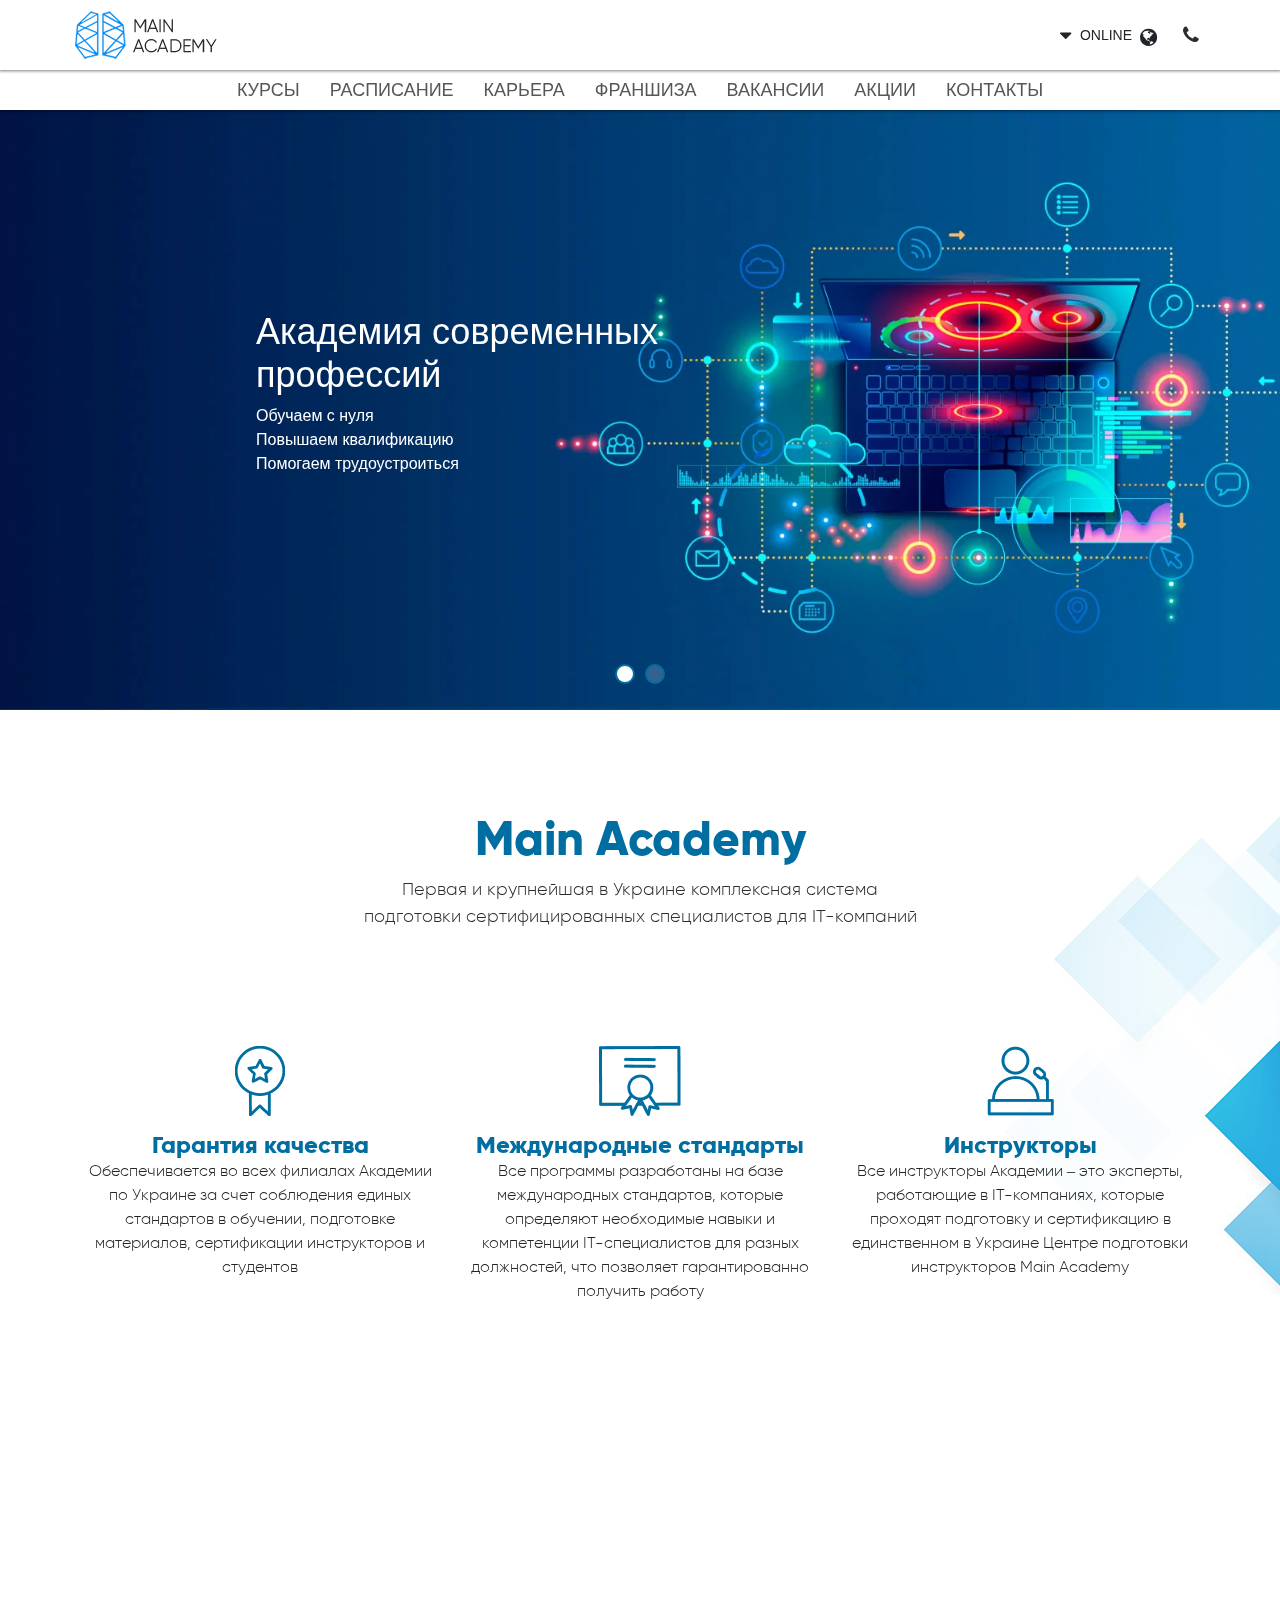
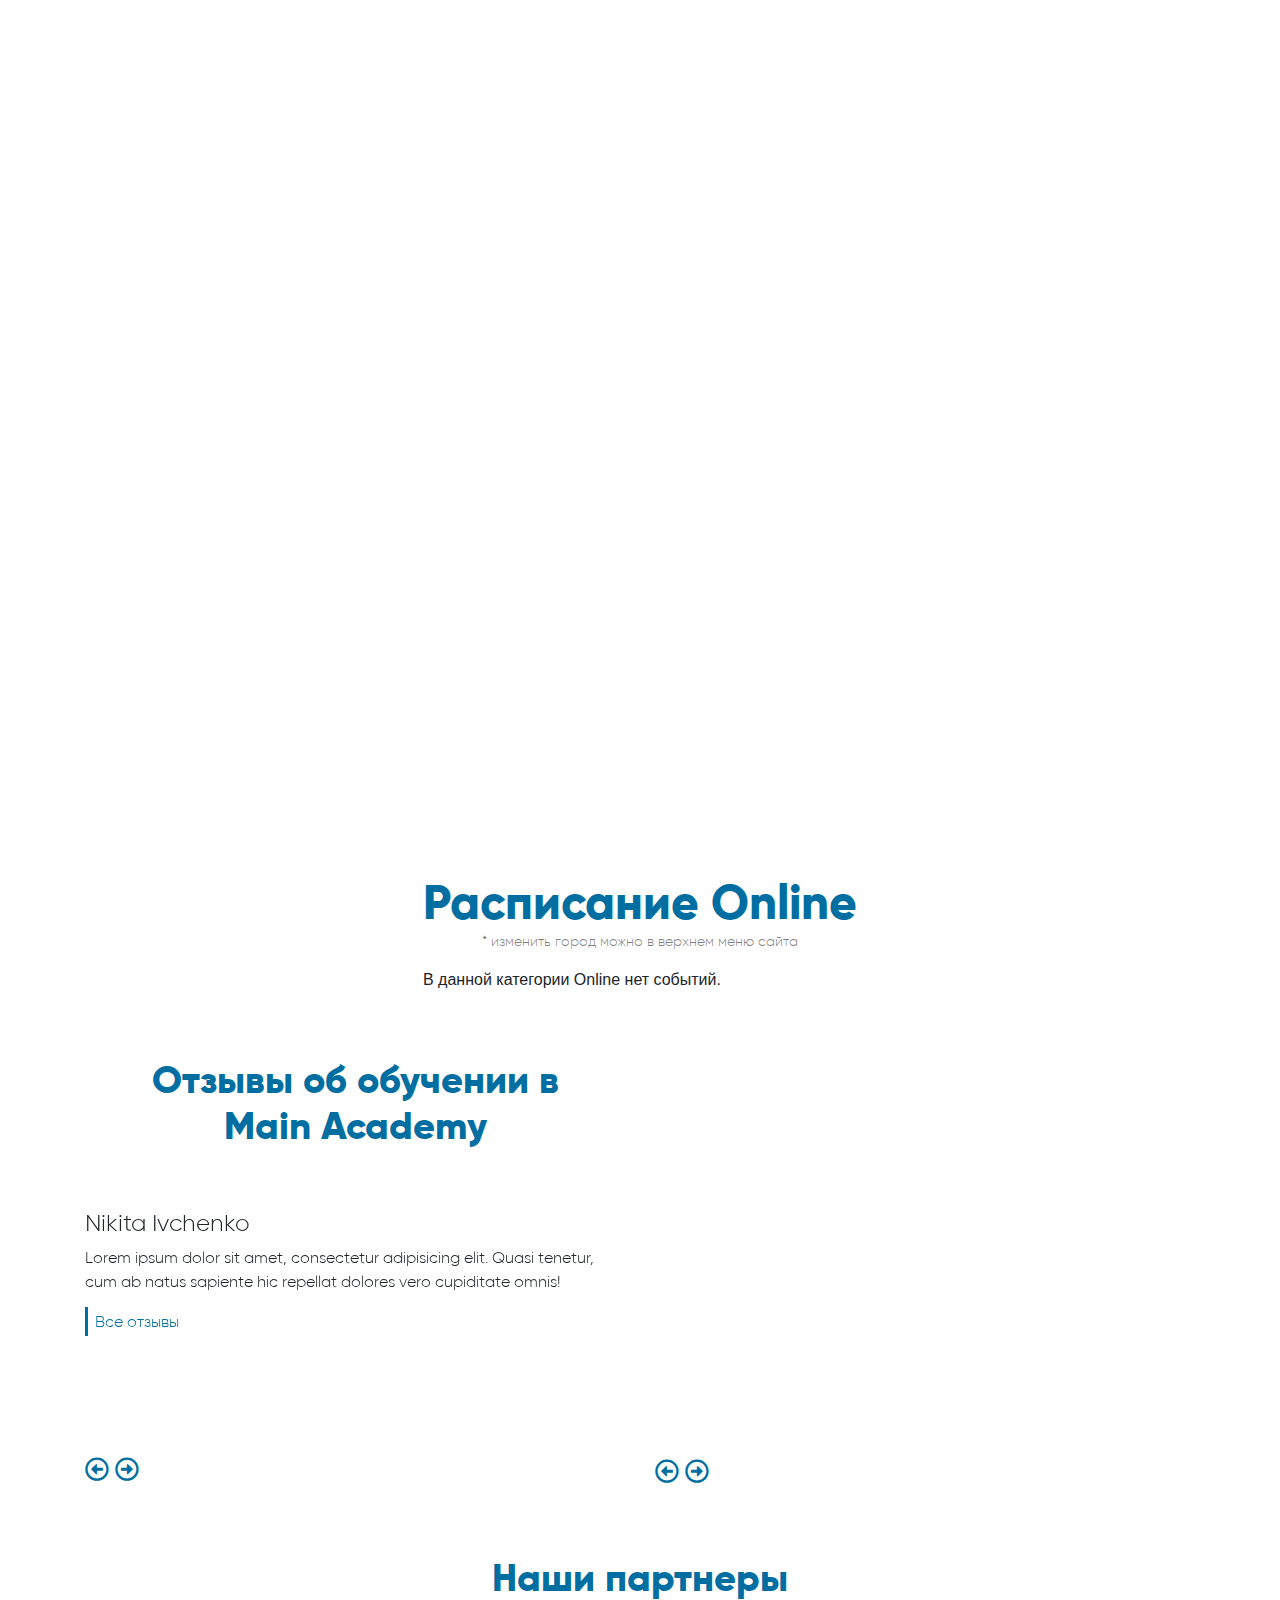
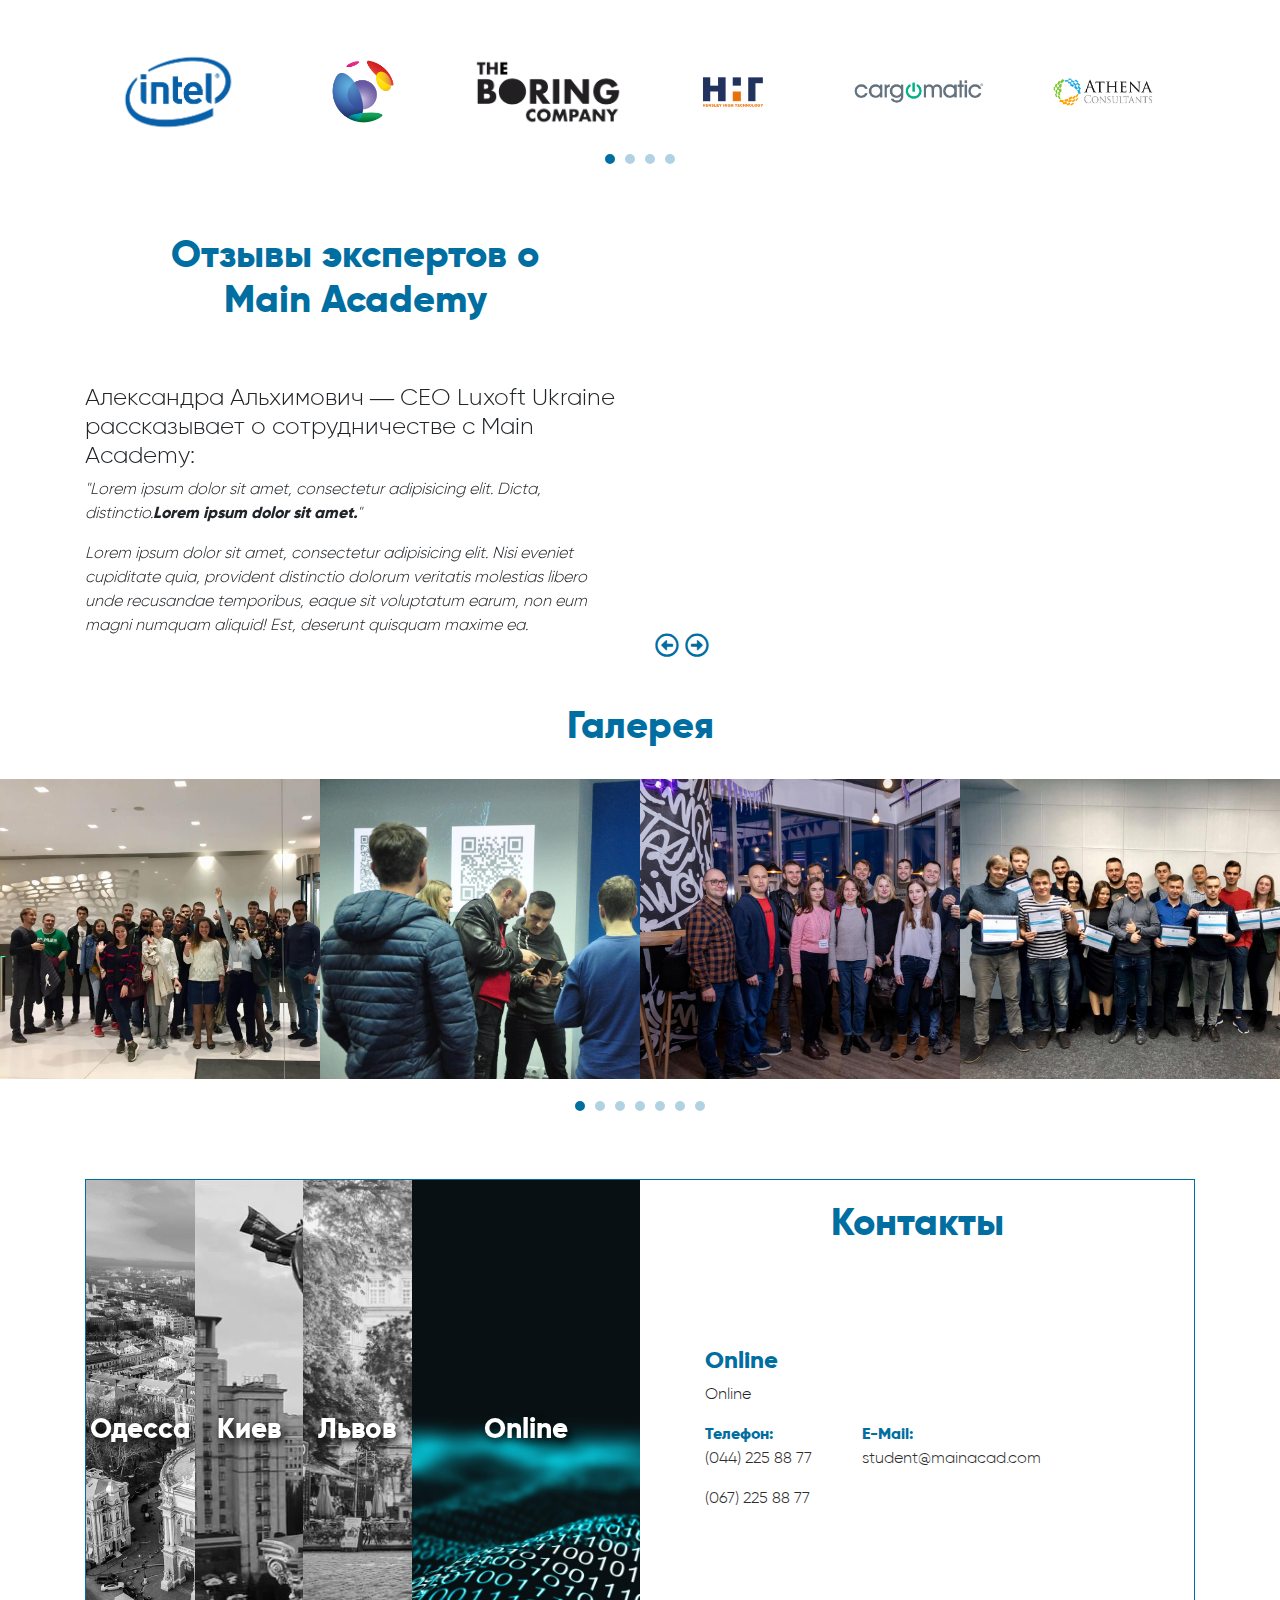
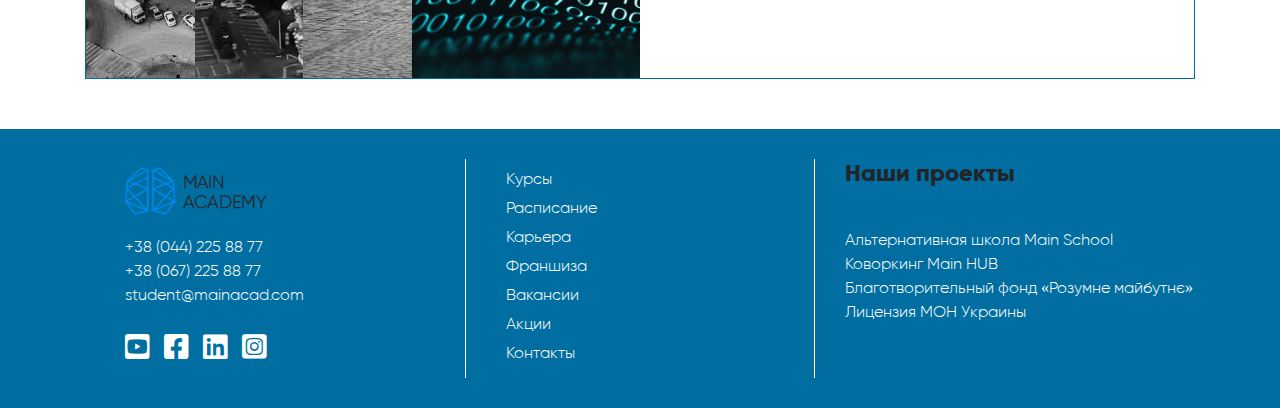
<file: index.html>
<!DOCTYPE html>
<html lang="en">
<head>
	<meta charset="UTF-8">
	<meta name="viewport" content="width=device-width">
	<title>Главная - Mainacademy</title>
	<link rel="stylesheet" href="fonts/gilroy/gilroy.css">
	<link rel="stylesheet" href="fonts/fontello/css/fontello.css">
	<link rel="stylesheet" href="fonts/fontawesome/css/all.min.css">
	<link rel="stylesheet" href="css/main.css">
	<link rel="stylesheet" href="bootstrap/bootstrap.min.css">
	<link rel="stylesheet" href="slick/slick.css">
	<link rel="stylesheet" href="fancybox/jquery.fancybox.min.css">
	<link rel="stylesheet" href="aos/aos.css">
</head>
<body>
	<div class="wrapper">
		<div class="content">
				<header class="header">
					<div class="header__brand-bar">
						<div class="container">
							<div class="row top-panel">
								<div class="header__logo">
									<a href="index.html">
										<img src="img/logo.png" alt="main_academy">
									</a>
								</div>
								<div class="header__right-nav">
									<div class="header__zone">
										<p id="toggleZone" class="city">online</p>
										<ul class="header__change" id="toggle">
											<li class="changeOnline"><a href="">Online</a></li>
											<li class="changeKyiv"><a href="">Киев</a></li>
											<li class="changeOdessa"><a href="">Одесса</a></li>
											<li class="changeVinnitsya"><a href="">Винница</a></li>
										</ul>
									</div>
									<div class="header__call">
										<a href="tel:+380442258877"><i class="icon-phone"></i></a>
									</div>
								</div>
							</div>
						</div>
					</div>
					<div class="container">
						<nav class="navigation">
							<div class="navigation__burger-menu">
								<div class="navigation__burger"><span></span>
								</div>
								<p class="m-0 p-0">Меню</p>
							</div>
							<ul class="navigation__bar">
								<li class="nav-list"><a href="courses.html">Курсы</a></li>
								<li class="nav-list anchorsTimetable"><a href="#timetable">Расписание</a></li>
								<li class="nav-list"><a href="career.html">Карьера</a></li>
								<li class="nav-list"><a href="franshiza.html">Франшиза</a></li>
								<li class="nav-list"><a href="vakansii.html">Вакансии</a></li>
								<li class="nav-list"><a href="shares.html">Акции</a></li>
								<li class="nav-list anchorsContacts"><a href="#contacts">Контакты</a></li>
							</ul>
						</nav>
					</div>
				</header>
				<section class="main-slider">
					<div class="single-item">
					    <div class="slide-1">
					    	<div class="text-slide">
					    		<div class="text-slide__text">
					    			<h4>Академия современных профессий</h4>
						    	<ul>
						    		<li>Обучаем с нуля</li>
						    		<li>Повышаем квалификацию</li>
						    		<li>Помогаем трудоустроиться</li>
						    	</ul>
					    		</div>
					    	</div>
					    </div>
					    <div class="slide-2">
					    	<div class="sky">
					    	</div>
					    	<div class="slide-2__event">
					    		<h3>Знакомство с Python</h3>
					    		<p> <span>Павел Филатов</span>, Python engineer 
									EVO.Company
								</p>
								<span>22 июля / онлайн / 19:00</span>
								<a href="" class="btn-event">Забронировать место</a>
					    	</div>
					    </div>
					</div>
				</section>
				<section data-aos="fade" class="mainAcademy">
					<div class="text">
						<h3>Main Academy</h3>
						<p>Первая и крупнейшая в Украине комплексная система подготовки сертифицированных специалистов для IT-компаний</p>
					</div>
					<div class="container">
						<div class="row">
							<div class="col-sm-12 col-md-12 col-lg-4 col-xl-4 go-center">
								<img src="img/rate.png" alt="rate">
								<h4>Гарантия качества</h4>
								<p>Обеспечивается во всех филиалах 
								Академии по Украине за счет соблюдения
								 единых стандартов в обучении, 
								подготовке материалов, сертификации 
								инструкторов и студентов</p>
							</div>
							<div class="col-sm-12 col-md-12 col-lg-4 col-xl-4 go-center">
								<img src="img/sert.png" alt="sertification">
								<h4>Международные стандарты</h4>
								<p>Все программы разработаны на базе международных стандартов, которые определяют необходимые навыки и компетенции IT-специалистов для разных должностей, что позволяет гарантированно получить работу</p>
							</div>
							<div class="col-sm-12 col-md-12 col-lg-4 col-xl-4 go-center">
								<img src="img/instr.png" alt="instruktor">
								<h4>Инструкторы</h4>
								<p>Все инструкторы Академии – это эксперты, работающие в IT-компаниях, которые проходят подготовку и сертификацию в единственном в Украине Центре подготовки инструкторов Main Academy</p>
							</div>
						</div>
					</div>
				</section>
				<section data-aos="fade-right" class="video">
					<div class="container">
						<div class="row">
							<div class="col-sm-12 col-md-12 col-lg-5 col-xl-5 preor">
								<ul>
									<li>12 специальностей в сфере IT</li>
									<li>5 филиалов для офлайн обучения</li>
									<li>Онлайн обучение в любом городе 
									Украины и мира</li>
									<li>Более 15000 выпускников, нашедших 
									любимую работу</li>
									<li>196 сертифицированных
									 инструкторов</li>
									<li>350 IT – компаний партнеров</li>
								</ul>
							</div>
							<div class="col-sm-12 col-md-12 col-lg-7 col-xl-7">
								<div class="videoMain">
									<img src="img/laptop.png" alt="laptop">
									<div class="youtube" id="qa2YUeLi0MM"></div>
								</div>
							</div>
						</div>
					</div>
				</section>
				<section data-aos="zoom-in" class="courses">
					<h3>Популярные курсы Main Academy</h3>
					<div class="courses__slider">
						  <div class="courses__slide">
						  	<div class="front front-bg-1">
								<div class="text">
									<i class="fas fa-laptop-code"></i>
									<h3>Разработка Front-End</h3>
								</div>
							</div>
							<div class="back back-bg-1">
								<div class="text">
									<p>Комплексная программа обучения web разработке. Front-End позволит освоить HTML, CSS, HTML5, CSS3, JavaScript, jQuery и претендовать на позицию Junior Front-End Developer</p>
									<a class="courses__btn">Подробнее</a>
								</div>
							</div>
						  </div>

						  <div class="courses__slide">
						  	<div class="front front-bg-2">
								<div class="text">
									<i class="fab fa-react"></i>
									<h3>Front-end Developer Advanced</h3>
								</div>
							</div>
							<div class="back back-bg-2">
								<div class="text">
									<p>В курсе рассматриваются все необходимые теоретические и практические аспекты программирования и верстки на базе языка JavaScript и библиотеки React.js, для работы Front-end разработчиков.</p>
									<a class="courses__btn">Подробнее</a>
								</div>
							</div>
						  </div>

						  <div class="courses__slide">
						  	<div class="front front-bg-3">
								<div class="text">
									<i class="fab fa-python"></i>
									<h3>Разработка на Python Online</h3>
								</div>
							</div>
							<div class="back back-bg-3">
								<div class="text">
									<p>Авторизованные курсы программирования на Python с нуля для всех желающих — высокий уровень подготовки, трудоустройство</p>
									<a class="courses__btn">Подробнее</a>
								</div>
							</div>
						  </div>

						  <div class="courses__slide">
						  	<div class="front front-bg-4">
								<div class="text">
									<i class="fas fa-server"></i>
									<h3>Разработка на C#.Net</h3>
								</div>
							</div>
							<div class="back back-bg-4">
								<div class="text">
									<p>Подготовка C# разработчиков под требования ведущих IT-компаний, много практики, сертификация, карьерный сервис и помощь в дальнейшем трудоустройстве</p>
									<a class="courses__btn">Подробнее</a>
								</div>
							</div>
						  </div>

						  <div class="courses__slide">
						  	<div class="front front-bg-5">
								<div class="text">
									<i class="fas fa-cogs"></i>
									<h3>Тестирование ПО Online </h3>
								</div>
							</div>
							<div class="back back-bg-5">
								<div class="text">
									<p>Подготовка тестировщиков (QA инженеров) с нуля, трудоустройство и сопровождение</p>
									<a class="courses__btn">Подробнее</a>
								</div>
							</div>
						  </div>
					</div>
					<div class="container courses__all-courses">
						<a href="" class="coursess__all-courses_btn">Все курсы<i class="far fa-hand-point-right"></i></a>
					</div>
				</section>
				
				<section id="timetable" class="timetable">
					<div class="timetable__online  timetable__active">
						<div class="timetable__title">	
							<h3>Расписание Online</h3>
							<p>* изменить город можно в верхнем меню сайта</p>
						</div>
						<div class="timetable__table ">
							<p>В данной категории Online нет событий.</p>
						</div>
					</div>
					<div class="timetable__odessa timetable__hide">
						<div class="timetable__title">	
							<h3>Расписание г. Одесса</h3>
							<p>* изменить город можно в верхнем меню сайта</p>
						</div>
						<div class="timetable__table">
							<p>В данном городе нет событий.</p>
						</div>
					</div>
					<div class="timetable__vinnitsya timetable__hide">
						<div class="timetable__title">	
							<h3>Расписание г. Винница</h3>
							<p>* изменить город можно в верхнем меню сайта</p>
						</div>
						<div class="timetable__table">
							<p>В данном городе нет событий.</p>
						</div>
					</div>
					<div class="timetable__kyiv timetable__hide">
						<div class="timetable__title">	
							<h3>Расписание г. Киев</h3>
							<p>* изменить город можно в верхнем меню сайта</p>
						</div>
						<div class="timetable__table">
							<div class="container">
								<table class="table table-bordered">
								  <thead>
								    <tr>
								      <th>Направление</th>
								      <th>Название</th>
								      <th>Длительность</th>
								      <th>Дата старта</th>
								      <th>Время</th>
								      <th>Стоимость</th>
								    </tr>
								  </thead>
								  <tbody>
								    <tr>
								      <td data-label="Направление"><div><i class="fab fa-python"></i>Вебинар</div></td>
								      <td data-label="Название">Знакомнство с Python</td>
								      <td data-label="Длительность">2 часа</td>
								      <td data-label="Дата старта">22 июля</td>
								      <td data-label="Время">19:00</td>
								      <td data-label="Стоимость">Бесплатно<a href="">Подробнее</a></td>
								    </tr>
								    <tr>
								      <td data-label="Направление"><div><i class="fab fa-js-square"></i>Старт курса</div></td>
								      <td data-label="Название">Online курс: Front-end Developer Advanced</td>
								      <td data-label="Длительность">88 часов<p>4 месяца</p></td>
								      <td data-label="Дата старта">10 августа</td>
								      <td data-label="Время">19:00</td>
								      <td data-label="Стоимость">16 000 грн.<p>(4000 грн.*4 платежа)</p><a href="">Подробнее</a></td>
								    </tr>
								    <tr>
								      <td data-label="Направление"><div><i class="fas fa-server"></i>Вебинар</div></td>
								      <td data-label="Название">Вступление к C#.NET за два часа</td>
								      <td data-label="Длительность">2 часа</td>
								      <td data-label="Дата старта">04 августа</td>
								      <td data-label="Время">19:00</td>
								      <td data-label="Стоимость">Бесплатно<a href="">Подробнее</a></td>
								    </tr>
								  </tbody>
								</table>
							</div>
						</div>
					</div>
				</section>
				<section class="reviews">
					<div class="container">
						<div class="row">
							<div class="col-sm-12 col-md-12 col-lg-6 col-xl-6 pb">
								<h3>Отзывы об обучении в Main Academy</h3>
								<div class="reviews-text">
									<div>
										<h4>Nikita Ivchenko</h4>
										<p>Lorem ipsum dolor sit amet, consectetur adipisicing elit. Quasi tenetur, cum ab natus sapiente hic repellat dolores vero cupiditate omnis!</p>
										<a href="https://www.facebook.com/pg/mainacademyua/reviews/?referrer=page_recommendations_see_all&ref=page_internal" target="_blank">Все отзывы</a>
									</div>
									<div>
										<h4>Ivan Ivanov</h4>
										<p>Lorem ipsum dolor sit amet, consectetur adipisicing elit. Amet error, id earum cumque ipsa aliquam quisquam quas quia deserunt quaerat unde dicta consequatur excepturi sapiente distinctio quasi inventore perferendis itaque, odit, obcaecati recusandae. Officia tempore laudantium quis, corporis fugiat veniam.</p>
										<a href="https://www.facebook.com/pg/mainacademyua/reviews/?referrer=page_recommendations_see_all&ref=page_internal" target="_blank">Все отзывы</a>
									</div>
									<div>
										<h4>Olga Nikolenko</h4>
										<p>Lorem ipsum dolor sit amet, consectetur adipisicing elit. Placeat debitis sed, similique ea ad cum nihil, repellat assumenda dolore obcaecati voluptatibus blanditiis dolorem ratione earum porro soluta est non, eligendi.</p>
										<a href="https://www.facebook.com/pg/mainacademyua/reviews/?referrer=page_recommendations_see_all&ref=page_internal" target="_blank">Все отзывы</a>
									</div>
								</div>
							</div>
							<div class="col-sm-12 col-md-12 col-lg-6 col-xl-6 pb">
								<div class="reviews-video">
									<div class="review-video">
										<div class="youtube" id="fekP2jN0g5I" style="width: 100%; height: 283px;"></div>
									</div>
									<div class="review-video">
										<div class="youtube" id="JVdHhgH80bQ" style="width: 100%; height: 283px;"></div>
									</div>
								</div>
							</div>
						</div>
					</div>
				</section>
				<section class="partners">
					<div class="container">
						<h3>Наши партнеры</h3>
						<div class="slide-partners">
							<div><img src="img/partners-1.png" alt=""></div>
							<div><img src="img/partners-2.png" alt=""></div>
							<div><img src="img/partners-3.png" alt=""></div>
							<div><img src="img/partners-4.png" alt=""></div>
							<div><img src="img/partners-5.png" alt=""></div>
							<div><img src="img/partners-6.png" alt=""></div>
							<div><img src="img/partners-7.png" alt=""></div>
							<div><img src="img/partners-8.png" alt=""></div>
							<div><img src="img/partners-9.png" alt=""></div>
							<div><img src="img/partners-10.png" alt=""></div>
							<div><img src="img/partners-1.png" alt=""></div>
							<div><img src="img/partners-2.png" alt=""></div>
							<div><img src="img/partners-3.png" alt=""></div>
							<div><img src="img/partners-4.png" alt=""></div>
							<div><img src="img/partners-5.png" alt=""></div>
							<div><img src="img/partners-6.png" alt=""></div>
							<div><img src="img/partners-7.png" alt=""></div>
							<div><img src="img/partners-8.png" alt=""></div>
							<div><img src="img/partners-9.png" alt=""></div>
							<div><img src="img/partners-10.png" alt=""></div>
						</div>
					</div>
				</section>
				<section class="reviews">
					<div class="container">
						<div class="row">
							<div class="col-sm-12 col-md-12 col-lg-6 col-xl-6">
								<h3>Отзывы экспертов о Main Academy</h3>
								<div class="reviews-text">
									<div>
										<h4>Александра Альхимович — СЕО Luxoft Ukraine рассказывает о сотрудничестве с Main Academy:</h4>
										<p><i>"Lorem ipsum dolor sit amet, consectetur adipisicing elit. Dicta, distinctio.<strong>Lorem ipsum dolor sit amet.</strong>"</i></p>
										<p><i>Lorem ipsum dolor sit amet, consectetur adipisicing elit. Nisi eveniet cupiditate quia, provident distinctio dolorum veritatis molestias libero unde recusandae temporibus, eaque sit voluptatum earum, non eum magni numquam aliquid! Est, deserunt quisquam maxime ea.</i></p>
									</div>
								</div>
							</div>
							<div class="col-sm-12 col-md-12 col-lg-6 col-xl-6">
								<div class="reviews-video">
									<div class="review-video">
										<div class="youtube" id="rV6fvgwM89k" style="width: 100%; height: 283px;"></div>
									</div>
									<div class="review-video">
										<div class="youtube" id="XwQeHzhGsZM" style="width: 100%; height: 283px;"></div>
									</div>
								</div>
							</div>
						</div>
					</div>
				</section>
				<section class="galery">
					<h3>Галерея</h3>
					<div class="galery__img">
						<div><a data-fancybox="gallery" href="img/galery-1.jpg"><img src="img/galery-1.jpg"></a></div>
						<div><a data-fancybox="gallery" href="img/galery-2.jpg"><img src="img/galery-2.jpg"></a></div>
						<div><a data-fancybox="gallery" href="img/galery-3.jpg"><img src="img/galery-3.jpg"></a></div>
						<div><a data-fancybox="gallery" href="img/galery-4.jpg"><img src="img/galery-4.jpg"></a></div>
						<div><a data-fancybox="gallery" href="img/galery-5.jpg"><img src="img/galery-5.jpg"></a></div>
						<div><a data-fancybox="gallery" href="img/galery-6.jpg"><img src="img/galery-6.jpg"></a></div>
						<div><a data-fancybox="gallery" href="img/galery-7.jpg"><img src="img/galery-7.jpg"></a></div>
					</div>
				</section>
				<section id="contacts" class="contacts">
					<div class="container">
						<div class="row contacts__bg m-0">
							<div class="col-sm-12 col-md-12 col-lg-6 col-xl-6 left-bar">
								<div id="od"  class="contacts__odessa contacts__city city fade-city"></div>
								<div id="ky" class="contacts__kyiv contacts__city city fade-city"></div>
								<div id="lv" class="contacts__lviv contacts__city city fade-city"></div>
								<div id="on" class="contacts__online contacts__city city show-city"></div>
							</div>
							<div class="col-sm-12 col-md-12 col-lg-6 col-xl-6 right-bar">
								<h3>Контакты</h3>
								<div class="right-bar__city odessa _fade">
									<h4>г. Одесса</h4>
									<p>Online</p>
									<div class="callback">
										<div class="tel">
											Телефон:
											<p>(044) 225 88 77</p>
											<p>(067) 225 88 77</p>
										</div>
										<div class="mail">
											E-Mail:
											<p>student@mainacad.com</p>
										</div>
									</div>
								</div>

								<div class="right-bar__city kyiv _fade">
									<h4>г. Киев</h4>
									<p>ул. Голосеевская 17, 8й этаж
									бизнес центр «Морион»</p>
									<div class="callback">
										<div class="tel">
											Телефон:
											<p>(044) 225 88 77</p>
											<p>(067) 225 88 77</p>
										</div>
										<div class="mail">
											E-Mail:
											<p>student@mainacad.com</p>
										</div>
									</div>
								</div>

								<div class="right-bar__city lviv _fade">
									<h4>г. Львов</h4>
									<p>Online</p>
									<div class="callback">
										<div class="tel">
											Телефон:
											<p>(044) 225 88 77</p>
											<p>(067) 225 88 77</p>
										</div>
										<div class="mail">
											E-Mail:
											<p>student@mainacad.com</p>
										</div>
									</div>
								</div>

								<div class="right-bar__city online _active">
									<h4>Online</h4>
									<p>Online</p>
									<div class="callback">
										<div class="tel">
											Телефон:
											<p>(044) 225 88 77</p>
											<p>(067) 225 88 77</p>
										</div>
										<div class="mail">
											E-Mail:
											<p>student@mainacad.com</p>
										</div>
									</div>
								</div>
							</div>
						</div>
					</div>
				</section>
			</div>

	<footer class="footer">
		<div class="container">
			<div class="row">
				<div class="col-sm-12 col-md-12 col-lg-4 col-xl-4">
					<div class="footer__links">
						<div class="footer__logo"><a href="index.html"><img src="img/logo.png" alt="logo"></a></div>
						<div class="footer__callback">
							<a href="tel:+380442258877">+38 (044) 225 88 77</a>
							<a href="tel:+380672258877">+38 (067) 225 88 77</a>
							<a href="mailto:student@mainacad.com">student@mainacad.com</a>
						</div>
						<div class="footer__social">
							<a href="https://www.youtube.com/c/MainAcademy" target="_blank"><i class="fab fa-youtube-square"></i></a>
							<a href="https://www.facebook.com/mainacademyua" target="_blank"><i class="fab fa-facebook-square"></i></a>
							<a href="https://www.linkedin.com/in/mainacademy/" target="_blank"><i class="fab fa-linkedin"></i></a>
							<a href="https://www.instagram.com/main.it.academy/" target="_blank"><i class="fab fa-instagram-square"></i></a>
						</div>
					</div>
				</div>
				<div class="footer__hide-nav col-lg-4 col-xl-4">
					<ul class="footer__nav">
						<li class="footer__nav-link"><a href="courses.html">Курсы</a></li>
						<li class="footer__nav-link anchorsTimetable"><a href="">Расписание</a></li>
						<li class="footer__nav-link"><a href="career.html">Карьера</a></li>
						<li class="footer__nav-link"><a href="franshiza.html">Франшиза</a></li>
						<li class="footer__nav-link"><a href="vakansii.html">Вакансии</a></li>
						<li class="footer__nav-link"><a href="shares.html">Акции</a></li>
						<li class="footer__nav-link anchorsContacts"><a href="">Контакты</a></li>
					</ul>
				</div>
				<div class="col-sm-12 col-md-12 col-lg-4 col-xl-4">
					<div class="footer__projects">
							<h4>Наши проекты</h4>
							<p><a href="http://mainschool.com.ua/" target="_blank">Альтернативная школа Main School</a></p>
							<p><a href="https://mainhub.com.ua/" target="_blank">Коворкинг Main HUB</a></p>
							<p><a href="https://smartfuture.org.ua/about-ru.html" target="_blank">Благотворительный фонд «Розумне майбутнє»</a></p>
							<p><a href="https://kyivcity.gov.ua/npa/[base64].html" target="_blank">Лицензия МОН Украины</a></p>
					</div>
				</div>
			</div>
		</div>
	</footer>
</div>
	<script type="text/javascript" src="js/libs.min.js"></script>
	<script type="text/javascript" src="slick/slick.min.js"></script>
	<script type="text/javascript" src="fancybox/jquery.fancybox.min.js"></script>
	<script type="text/javascript" src="aos/aos.js"></script>
	<script type="text/javascript" src="js/common.js"></script>
</body>
</html>
<!-- .col-sm-.col-md-.col-lg-.col-xl- -->
</file>
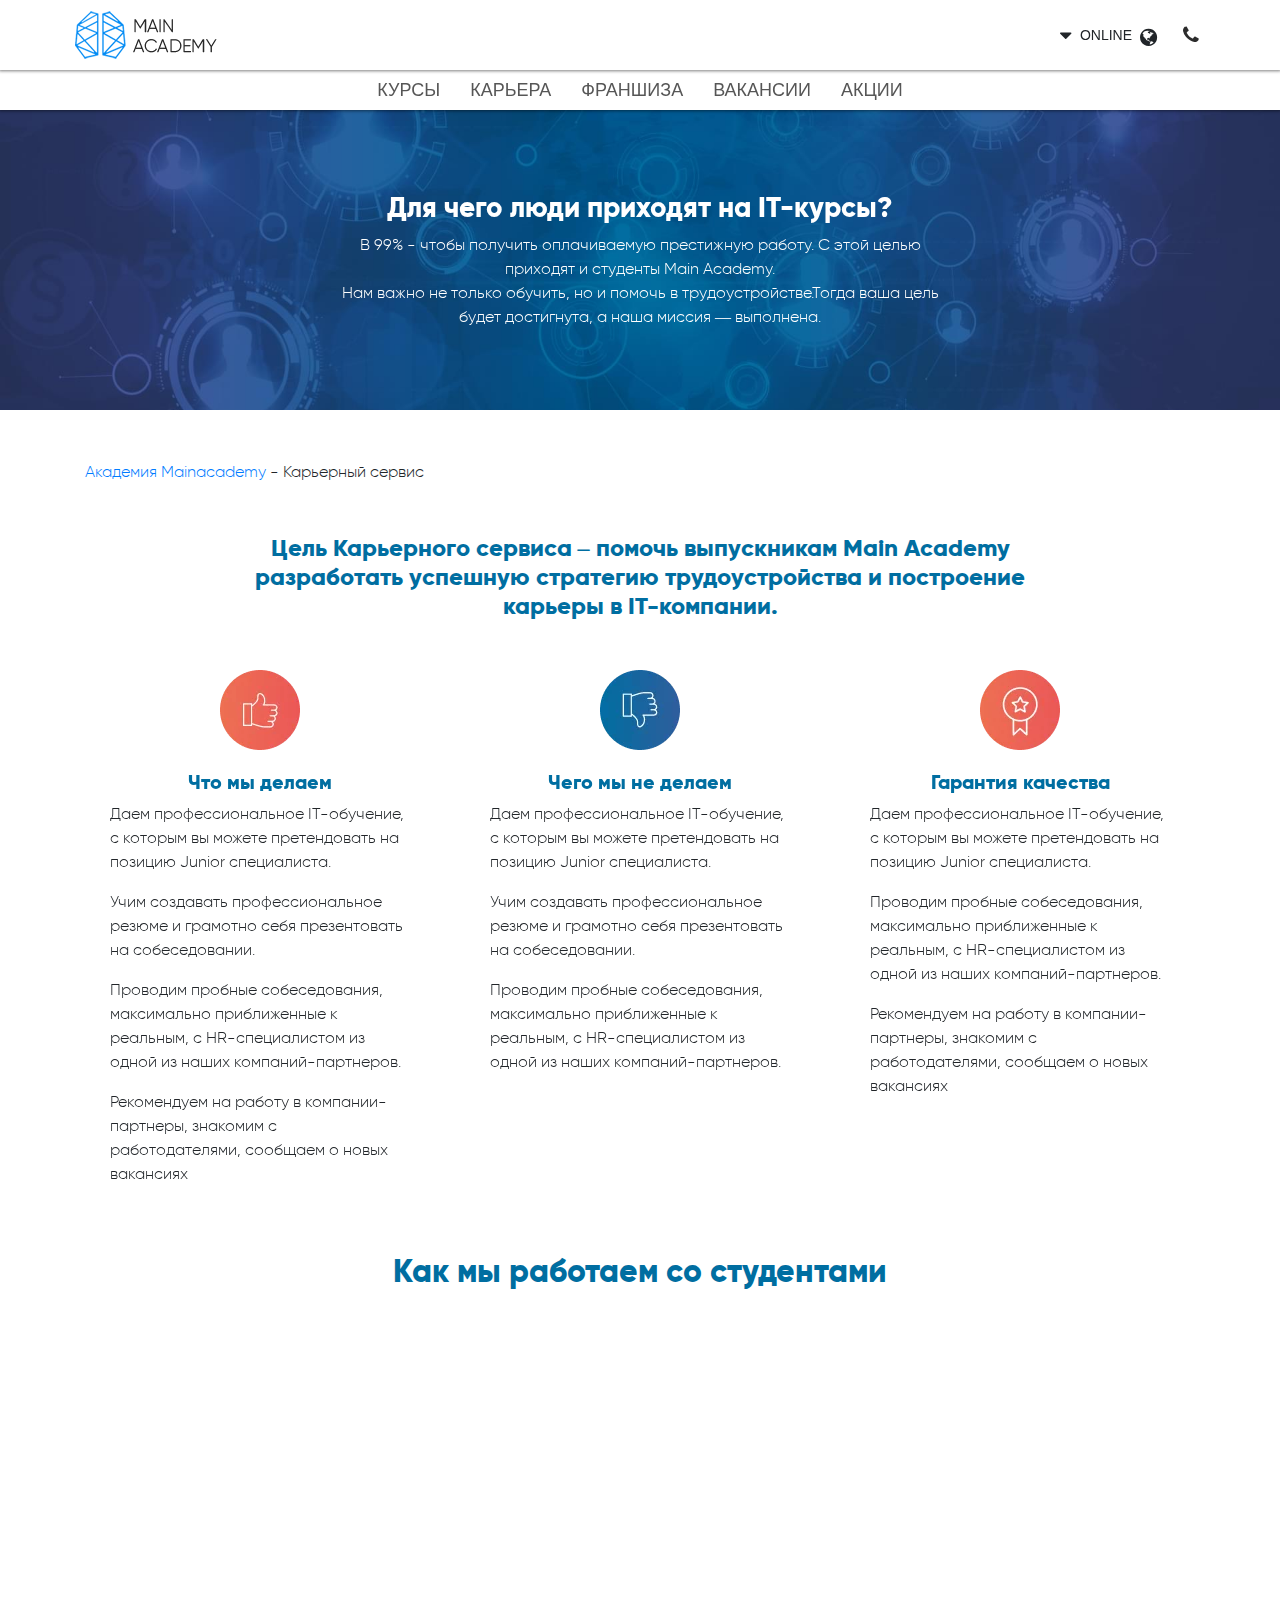
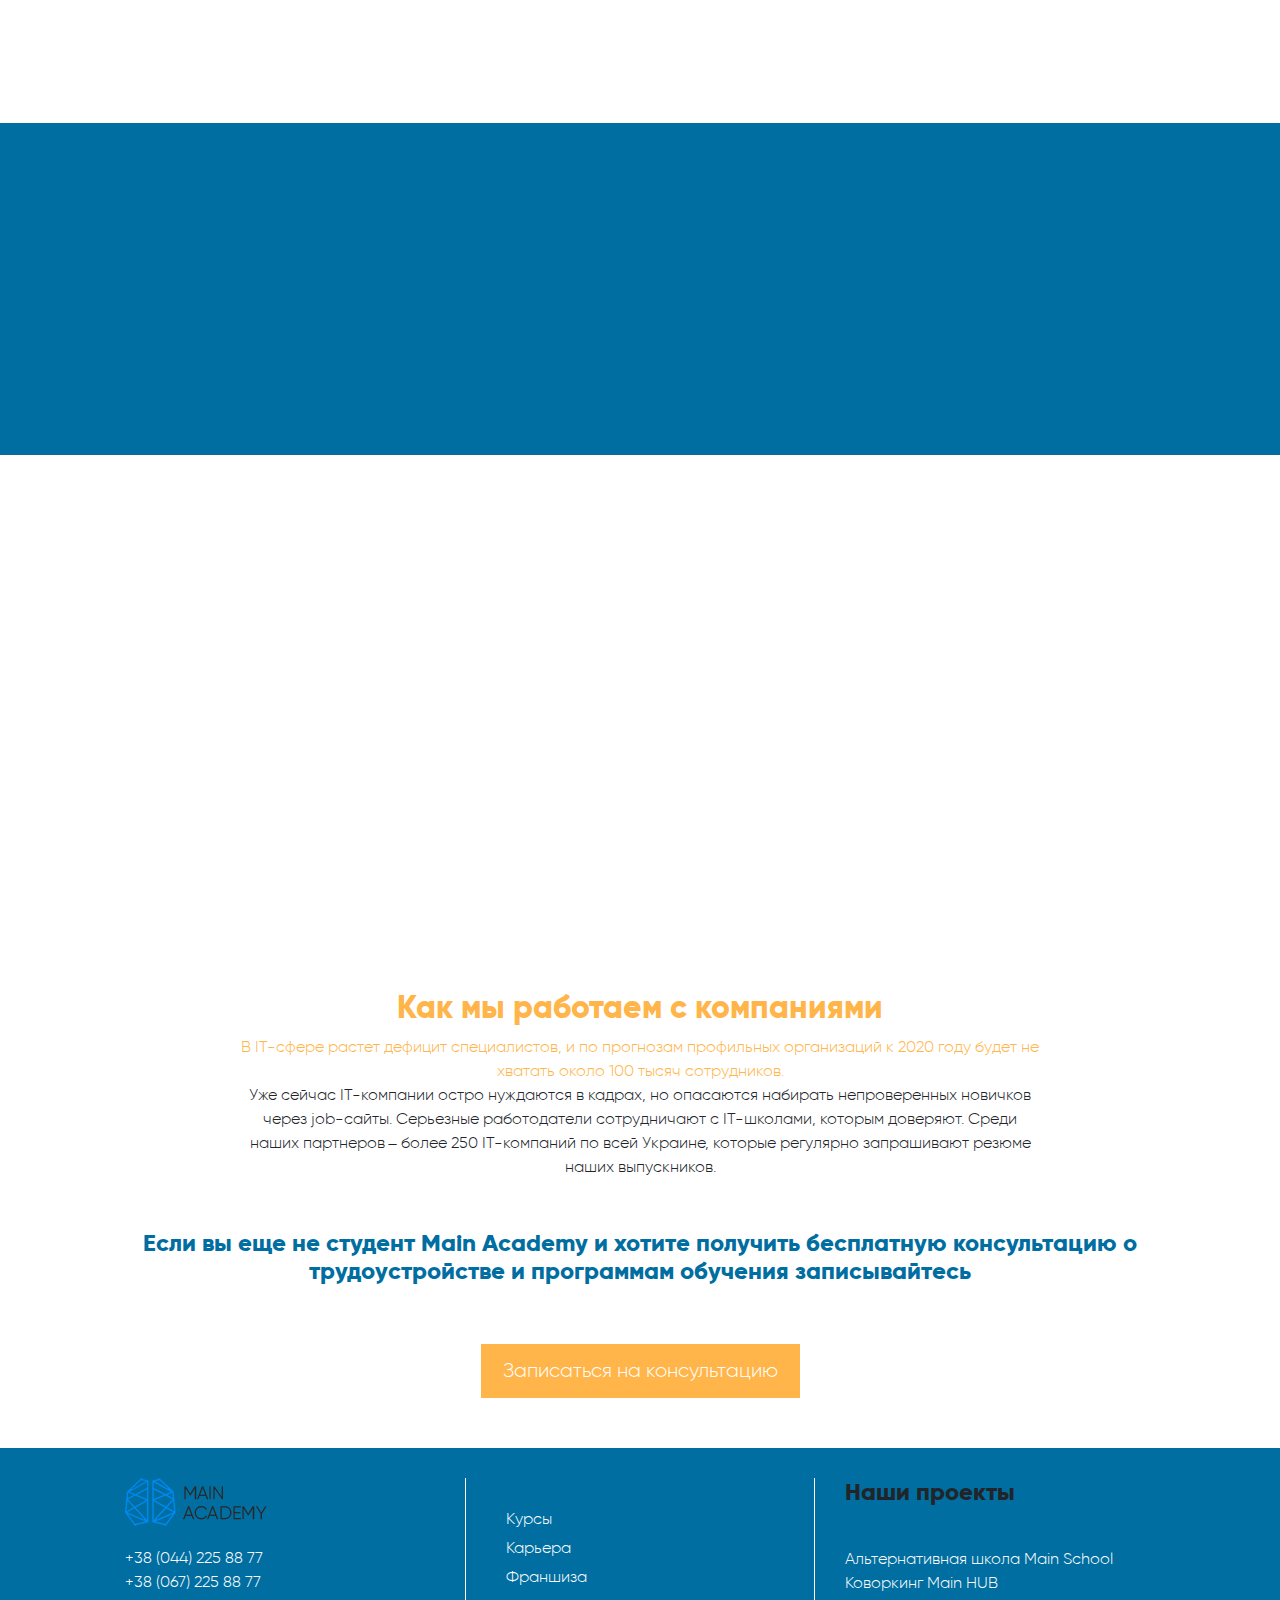
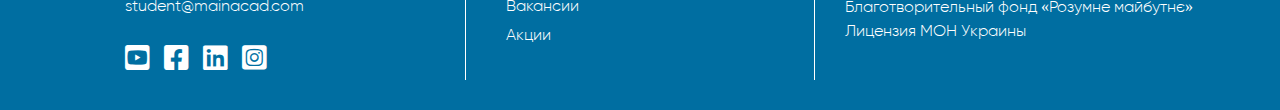
<file: career.html>
<!DOCTYPE html>
<html lang="en">
<head>
	<meta charset="UTF-8">
	<meta name="viewport" content="width=device-width">
	<title>Карьера - Mainacademy</title>
	<link rel="stylesheet" href="fonts/gilroy/gilroy.css">
	<link rel="stylesheet" href="fonts/fontello/css/fontello.css">
	<link rel="stylesheet" href="fonts/fontawesome/css/all.min.css">
	<link rel="stylesheet" href="css/main.css">
	<link rel="stylesheet" href="bootstrap/bootstrap.min.css">
	<link rel="stylesheet" href="slick/slick.css">
	<link rel="stylesheet" href="fancybox/jquery.fancybox.min.css">
	<link rel="stylesheet" href="aos/aos.css">
</head>
<body>
<div class="wrapper">
	<div class="__hide">
		<div class="career-callback__form">
		<form action="callback.php" id="callback-form" class="callback-form" method="post">
				<i class="fas fa-times exit"></i>
				<h3>ЗАПИСАТЬСЯ НА ТРЕНИНГ</h3>
				<div><input type="text" placeholder="Ваше имя" required=""></div>
				<div><input type="tel" placeholder="Ваш телефон" required=""></div>
				<div><input type="email" placeholder="Ваш e-mail" required=""></div>
				<button>Записаться</button>
			</form>
		</div>
	</div>
	<div class="content">
			<header class="header">
				<div class="header__brand-bar">
					<div class="container">
						<div class="row top-panel">
							<div class="header__logo">
								<a href="index.html">
									<img src="img/logo.png" alt="main_academy">
								</a>
							</div>
							<div class="header__right-nav">
								<div class="header__zone">
									<p id="toggleZone" class="city">online</p>
									<ul class="header__change" id="toggle">
										<li class="changeOnline"><a href="">Online</a></li>
										<li class="changeKyiv"><a href="">Киев</a></li>
										<li class="changeOdessa"><a href="">Одесса</a></li>
										<li class="changeVinnitsya"><a href="">Винница</a></li>
									</ul>
								</div>
								<div class="header__call">
									<a href="tel:+380442258877"><i class="icon-phone"></i></a>
								</div>
							</div>
						</div>
					</div>
				</div>
				<div class="container">
					<nav class="navigation">
						<div class="navigation__burger-menu">
							<div class="navigation__burger"><span></span>
							</div>
							<p class="m-0 p-0">Меню</p>
						</div>
						<ul class="navigation__bar">
							<li class="nav-list"><a href="courses.html">Курсы</a></li>
							<!-- <li class="nav-list anchorsTimetable"><a class="nav-link disabled m-0 p-0" href="#timetable">Расписание</a></li> -->
							<li class="nav-list"><a href="career.html">Карьера</a></li>
							<li class="nav-list"><a href="franshiza.html">Франшиза</a></li>
							<li class="nav-list"><a href="vakansii.html">Вакансии</a></li>
							<li class="nav-list"><a href="shares.html">Акции</a></li>
							<!-- <li class="nav-list anchorsContacts"><a class="nav-link disabled m-0 p-0" href="#contacts">Контакты</a></li> -->
						</ul>
					</nav>
				</div>
			</header>

			
			<section class="people">
				<div data-aos="fade-up" class="container">
					<h3>Для чего люди приходят на IT-курсы?</h3>
					<p>В 99% - чтобы получить оплачиваемую престижную работу. С этой целью приходят и студенты Main Academy.</p>
					<p>Нам важно не только обучить, но и помочь в трудоустройстве.Тогда ваша цель будет достигнута, а наша миссия — выполнена.</p>
				</div>
			</section>
			<section class="career">
				<div class="container">
					<div class="career__crumbs">
						<p>
							<a href="index.html">Академия Mainacademy</a> - <span>Карьерный сервис</span>
						</p>
					</div>
					<h4>Цель Карьерного сервиса – помочь выпускникам Main Academy разработать успешную стратегию трудоустройства и построение карьеры в IТ-компании.</h4>
					<div data-aos="fade-up" class="row">
						<div class="col-sm-12 col-md-12 col-lg-4 col-xl-4">
							<div class="career__work">
								<img src="img/like.webp" alt="like">
								<h5>Что мы делаем</h5>
								<p>Даем профессиональное IT-обучение, с которым вы можете претендовать на позицию Junior специалиста.</p>
								<p>Учим создавать профессиональное резюме и грамотно себя презентовать на собеседовании.</p>
								<p>Проводим пробные собеседования, максимально приближенные к реальным, с НR-специалистом из одной из наших компаний-партнеров.</p>
								<p>Рекомендуем на работу в компании-партнеры, знакомим с работодателями, сообщаем о новых вакансиях</p>
							</div>
						</div>
						<div class="col-sm-12 col-md-12 col-lg-4 col-xl-4">
							<div class="career__work">
								<img src="img/dislike.webp" alt="dislike">
								<h5>Чего мы не делаем</h5>
								<p>Даем профессиональное IT-обучение, с которым вы можете претендовать на позицию Junior специалиста.</p>
								<p>Учим создавать профессиональное резюме и грамотно себя презентовать на собеседовании.</p>
								<p>Проводим пробные собеседования, максимально приближенные к реальным, с НR-специалистом из одной из наших компаний-партнеров.</p>
							</div>
						</div>
						<div class="col-sm-12 col-md-12 col-lg-4 col-xl-4">
							<div class="career__work">
								<img src="img/star.webp" alt="rate">
								<h5>Гарантия качества</h5>
								<p>Даем профессиональное IT-обучение, с которым вы можете претендовать на позицию Junior специалиста.</p>
								<p>Проводим пробные собеседования, максимально приближенные к реальным, с НR-специалистом из одной из наших компаний-партнеров.</p>
								<p>Рекомендуем на работу в компании-партнеры, знакомим с работодателями, сообщаем о новых вакансиях</p>
							</div>
						</div>
					</div>
					<div class="career__stud">
						<h3>Как мы работаем со студентами</h3>
					</div>
					<div data-aos="fade-up" class="row">
						<div class="col-sm-12 col-md-12 col-lg-6 col-xl-6 _img">
							<img src="img/stud.webp" alt="student">
						</div>	
						<div class="col-sm-12 col-md-12 col-lg-6 col-xl-6">
							<ul class="career__list">Консультант учит конкурировать на рынке труда
								<li>Определить собственные цели, преимущества, позиционирование на рынке</li>
								<li>Презентовать себя в резюме и сопроводительном письме</li>
								<li>Правильно проходить собеседования – по телефону и на личной встрече</li>
								<li>Все профильные курсы Академии сопровождает консультант по трудоустройству, который ведет направление «Успешное трудоустройство» (6 академических часов).</li>
							</ul>
						</div>
					</div>
				</div>
			</section>
			<section class="career-exp">
				<div data-aos="fade-up" class="container">
					<img src="img/gromofon.png" alt="gromofon">
					<h5>Инструкторы делятся своим опытом</h5>
					<p>Курсы ведут работающие профессионалы – практикующие НR-специалисты IT-компании. Инструктор рассказывает о своем опыте подбора персонала и советует как привлечь внимание компанию, какая ниша сейчас перспективна и с какими скилами можно в нее зайти.</p>
				</div>
			</section>
			<section class="career-sertificate">
				<div data-aos="fade-up" class="container">
					<div class="row">
						<div class="col-sm-12 col-md-12 col-lg-6 col-xl-6">
							<img src="img/sertificate.webp" alt="mainacademy">
						</div>
						<div class="col-sm-12 col-md-12 col-lg-6 col-xl-6">
							<ul class="career-sertificate__list">
								Сертификат работает на вас
								<li>Программы курсов Main Academy разработаны специалистами корпоративного IT-обучения.</li>
								<li>Студенты изучают необходимую теорию, делают практические и лабораторные работы. Только после такой нагрузки вы сможете реально конкурировать на рынке.</li>
								<li>В конце курса студент защищает курсовой проект и проходит сертификационный экзамен – это комплексная проверка соответствия знаний и компетенций студента требованиям к его специальности.</li>
								<li>Сертификат подтверждает, что его владелец может работать на позиции Junior.</li>
							</ul>
						</div>
					</div>
				</div>
			</section>
			<section class="career-company">
				<div class="container">
					<h3>Как мы работаем с компаниями</h3>
					<p>В IT-сфере растет дефицит специалистов, и по прогнозам профильных организаций к 2020 году будет не хватать около 100 тысяч сотрудников.</p>
					<p>Уже сейчас IT-компании остро нуждаются в кадрах, но опасаются набирать непроверенных новичков через job-сайты. Серьезные работодатели сотрудничают с IT-школами, которым доверяют. Среди наших партнеров – более 250 IT-компаний по всей Украине, которые регулярно запрашивают резюме наших выпускников.</p>
				</div>
			</section>
			<section class="career-callback">
				<div class="container">
					<h4>Если вы еще не студент Main Academy и хотите получить бесплатную консультацию о трудоустройстве и программам обучения записывайтесь</h4>
					<button class="career-callback__btn">Записаться на консультацию</button>
				</div>
			</section>
	</div>
	<footer class="footer m-0">
		<div class="container">
		<div class="row">
			<div class="col-sm-12 col-md-12 col-lg-4 col-xl-4">
				<div class="footer__links">
					<div class="footer__logo"><a href="index.html"><img src="img/logo.png" alt="logo"></a></div>
					<div class="footer__callback">
						<a href="tel:+380442258877">+38 (044) 225 88 77</a>
						<a href="tel:+380672258877">+38 (067) 225 88 77</a>
						<a href="mailto:student@mainacad.com">student@mainacad.com</a>
					</div>
					<div class="footer__social">
						<a href="https://www.youtube.com/c/MainAcademy" target="_blank"><i class="fab fa-youtube-square"></i></a>
						<a href="https://www.facebook.com/mainacademyua" target="_blank"><i class="fab fa-facebook-square"></i></a>
						<a href="https://www.linkedin.com/in/mainacademy/" target="_blank"><i class="fab fa-linkedin"></i></a>
						<a href="https://www.instagram.com/main.it.academy/" target="_blank"><i class="fab fa-instagram-square"></i></a>
					</div>
				</div>
			</div>
			<div class="footer__hide-nav col-lg-4 col-xl-4">
				<ul class="footer__nav">
					<li class="footer__nav-link"><a href="courses.html">Курсы</a></li>
					<!-- <li class="footer__nav-link anchorsTimetable"><a href="">Расписание</a></li> -->
					<li class="footer__nav-link"><a href="career.html">Карьера</a></li>
					<li class="footer__nav-link"><a href="franshiza.html">Франшиза</a></li>
					<li class="footer__nav-link"><a href="vakansii.html">Вакансии</a></li>
					<li class="footer__nav-link"><a href="shares.html">Акции</a></li>
					<!-- <li class="footer__nav-link anchorsContacts"><a href="">Контакты</a></li> -->
				</ul>
			</div>
			<div class="col-sm-12 col-md-12 col-lg-4 col-xl-4">
				<div class="footer__projects">
						<h4>Наши проекты</h4>
						<p><a href="http://mainschool.com.ua/" target="_blank">Альтернативная школа Main School</a></p>
						<p><a href="https://mainhub.com.ua/" target="_blank">Коворкинг Main HUB</a></p>
						<p><a href="https://smartfuture.org.ua/about-ru.html" target="_blank">Благотворительный фонд «Розумне майбутнє»</a></p>
						<p><a href="https://kyivcity.gov.ua/npa/[base64].html" target="_blank">Лицензия МОН Украины</a></p>
				</div>
			</div>
		</div>
		</div>
	</footer>
</div>


	<script type="text/javascript" src="js/libs.min.js"></script>
	<script type="text/javascript" src="slick/slick.min.js"></script>
	<script type="text/javascript" src="fancybox/jquery.fancybox.min.js"></script>
	<script type="text/javascript" src="aos/aos.js"></script>
	<script type="text/javascript" src="js/common.js"></script>
</body>
</html>
<!-- .col-sm-.col-md-.col-lg-.col-xl- -->
</file>
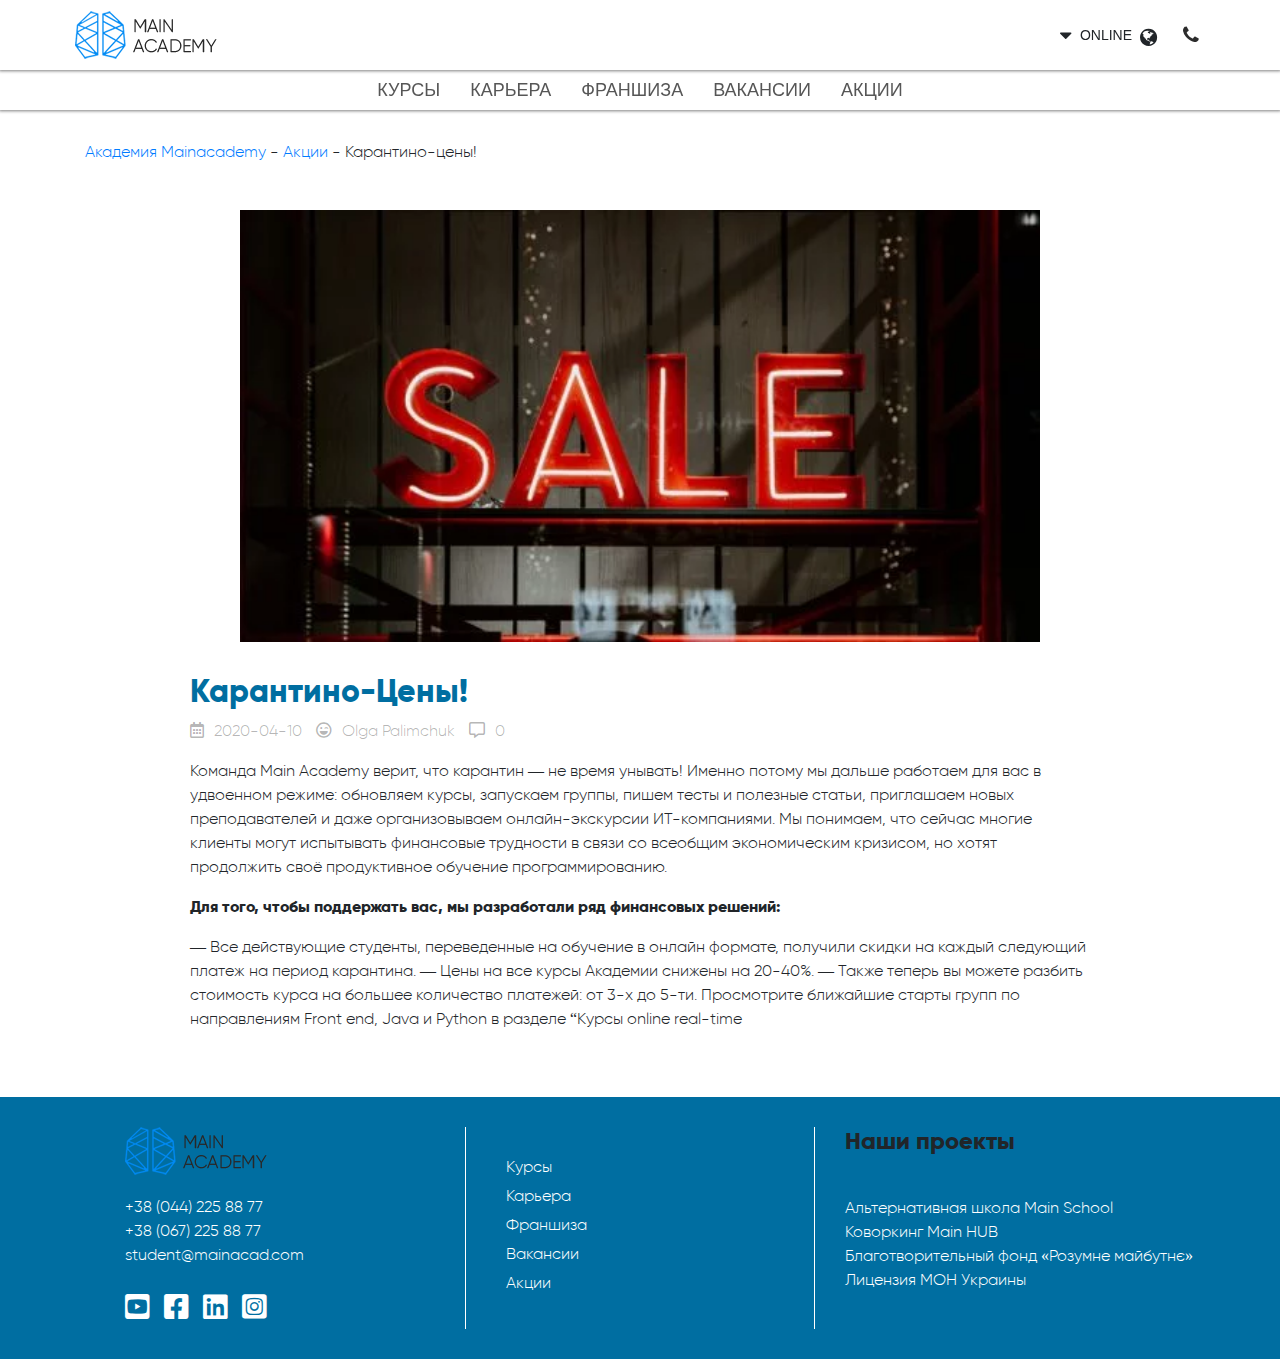
<file: shares-more.html>
<!DOCTYPE html>
<html lang="en">
<head>
	<meta charset="UTF-8">
	<meta name="viewport" content="width=device-width">
	<title>Карантино-цены! - Mainacademy</title>
	<link rel="stylesheet" href="fonts/gilroy/gilroy.css">
	<link rel="stylesheet" href="fonts/fontello/css/fontello.css">
	<link rel="stylesheet" href="fonts/fontawesome/css/all.min.css">
	<link rel="stylesheet" href="css/main.css">
	<link rel="stylesheet" href="bootstrap/bootstrap.min.css">
	<link rel="stylesheet" href="slick/slick.css">
	<link rel="stylesheet" href="fancybox/jquery.fancybox.min.css">
	<link rel="stylesheet" href="aos/aos.css">
</head>
<body>
<div class="wrapper">
	<div class="content">
			<header class="header">
				<div class="header__brand-bar">
					<div class="container">
						<div class="row top-panel">
							<div class="header__logo">
								<a href="index.html">
									<img src="img/logo.png" alt="main_academy">
								</a>
							</div>
							<div class="header__right-nav">
								<div class="header__zone">
									<p id="toggleZone" class="city">online</p>
									<ul class="header__change" id="toggle">
										<li class="changeOnline"><a href="">Online</a></li>
										<li class="changeKyiv"><a href="">Киев</a></li>
										<li class="changeOdessa"><a href="">Одесса</a></li>
										<li class="changeVinnitsya"><a href="">Винница</a></li>
									</ul>
								</div>
								<div class="header__call">
									<a href="tel:+380442258877"><i class="icon-phone"></i></a>
								</div>
							</div>
						</div>
					</div>
				</div>
				<div class="container">
					<nav class="navigation">
						<div class="navigation__burger-menu">
							<div class="navigation__burger"><span></span>
							</div>
							<p class="m-0 p-0">Меню</p>
						</div>
						<ul class="navigation__bar">
							<li class="nav-list"><a href="courses.html">Курсы</a></li>
							<!-- <li class="nav-list anchorsTimetable"><a class="nav-link disabled m-0 p-0" href="#timetable">Расписание</a></li> -->
							<li class="nav-list"><a href="career.html">Карьера</a></li>
							<li class="nav-list"><a href="franshiza.html">Франшиза</a></li>
							<li class="nav-list"><a href="vakansii.html">Вакансии</a></li>
							<li class="nav-list"><a href="shares.html">Акции</a></li>
							<!-- <li class="nav-list anchorsContacts"><a class="nav-link disabled m-0 p-0" href="#contacts">Контакты</a></li> -->
						</ul>
					</nav>
				</div>
			</header>

			
			<section class="shares-more">
				<div class="container">
					<div class="shares__crumbs">
						<p>
							<a href="index.html">Академия Mainacademy</a> - <a href="shares.html">Акции</a> - <span>Карантино-цены!</span>
						</p>
					</div>
					<div class="row">
						<img src="img/sale.webp" alt="sale">
					</div>
					<div class="row">
						<div class="shares-more__text">
							<h3>Карантино-Цены!</h3>
							<p>
								<i class="far fa-calendar-alt"></i><span><data>2020-04-10</data></span>
								<i class="far fa-laugh-wink"></i><span>Olga Palimchuk</span>
								<i class="far fa-comment-alt"></i><span>0</span>
							</p>
							<p>Команда Main Academy верит, что карантин — не время унывать! Именно потому мы дальше работаем для вас в удвоенном режиме: обновляем курсы, запускаем группы, пишем тесты и полезные статьи, приглашаем новых преподавателей и даже организовываем онлайн-экскурсии ИТ-компаниями.

							Мы понимаем, что сейчас многие клиенты могут испытывать финансовые трудности в связи со всеобщим экономическим кризисом, но хотят продолжить своё продуктивное обучение программированию.</p>
							<p><strong>Для того, чтобы поддержать вас, мы разработали ряд финансовых решений:</strong></p>
							<p>— Все действующие студенты, переведенные на обучение в онлайн формате, получили скидки на каждый следующий платеж на период карантина.
							— Цены на все курсы Академии снижены на 20-40%.
							— Также теперь вы можете разбить стоимость курса на большее количество платежей: от 3-х до 5-ти.

							Просмотрите ближайшие старты групп по направлениям Front end, Java и Python  в разделе “Курсы online real-time</p>
						</div>
					</div>
				</div>
			</section>


	</div>
	<footer class="footer m-0">
		<div class="container">
		<div class="row">
			<div class="col-sm-12 col-md-12 col-lg-4 col-xl-4">
				<div class="footer__links">
					<div class="footer__logo"><a href="index.html"><img src="img/logo.png" alt="logo"></a></div>
					<div class="footer__callback">
						<a href="tel:+380442258877">+38 (044) 225 88 77</a>
						<a href="tel:+380672258877">+38 (067) 225 88 77</a>
						<a href="mailto:student@mainacad.com">student@mainacad.com</a>
					</div>
					<div class="footer__social">
						<a href="https://www.youtube.com/c/MainAcademy" target="_blank"><i class="fab fa-youtube-square"></i></a>
						<a href="https://www.facebook.com/mainacademyua" target="_blank"><i class="fab fa-facebook-square"></i></a>
						<a href="https://www.linkedin.com/in/mainacademy/" target="_blank"><i class="fab fa-linkedin"></i></a>
						<a href="https://www.instagram.com/main.it.academy/" target="_blank"><i class="fab fa-instagram-square"></i></a>
					</div>
				</div>
			</div>
			<div class="footer__hide-nav col-lg-4 col-xl-4">
				<ul class="footer__nav">
					<li class="footer__nav-link"><a href="courses.html">Курсы</a></li>
					<!-- <li class="footer__nav-link anchorsTimetable"><a href="">Расписание</a></li> -->
					<li class="footer__nav-link"><a href="career.html">Карьера</a></li>
					<li class="footer__nav-link"><a href="franshiza.html">Франшиза</a></li>
					<li class="footer__nav-link"><a href="vakansii.html">Вакансии</a></li>
					<li class="footer__nav-link"><a href="shares.html">Акции</a></li>
					<!-- <li class="footer__nav-link anchorsContacts"><a href="">Контакты</a></li> -->
				</ul>
			</div>
			<div class="col-sm-12 col-md-12 col-lg-4 col-xl-4">
				<div class="footer__projects">
						<h4>Наши проекты</h4>
						<p><a href="http://mainschool.com.ua/" target="_blank">Альтернативная школа Main School</a></p>
						<p><a href="https://mainhub.com.ua/" target="_blank">Коворкинг Main HUB</a></p>
						<p><a href="https://smartfuture.org.ua/about-ru.html" target="_blank">Благотворительный фонд «Розумне майбутнє»</a></p>
						<p><a href="https://kyivcity.gov.ua/npa/[base64].html" target="_blank">Лицензия МОН Украины</a></p>
				</div>
			</div>
		</div>
		</div>
	</footer>
</div>


	<script type="text/javascript" src="js/libs.min.js"></script>
	<script type="text/javascript" src="slick/slick.min.js"></script>
	<script type="text/javascript" src="fancybox/jquery.fancybox.min.js"></script>
	<script type="text/javascript" src="aos/aos.js"></script>
	<script type="text/javascript" src="js/common.js"></script>
</body>
</html>
<!-- .col-sm-.col-md-.col-lg-.col-xl- -->
</file>
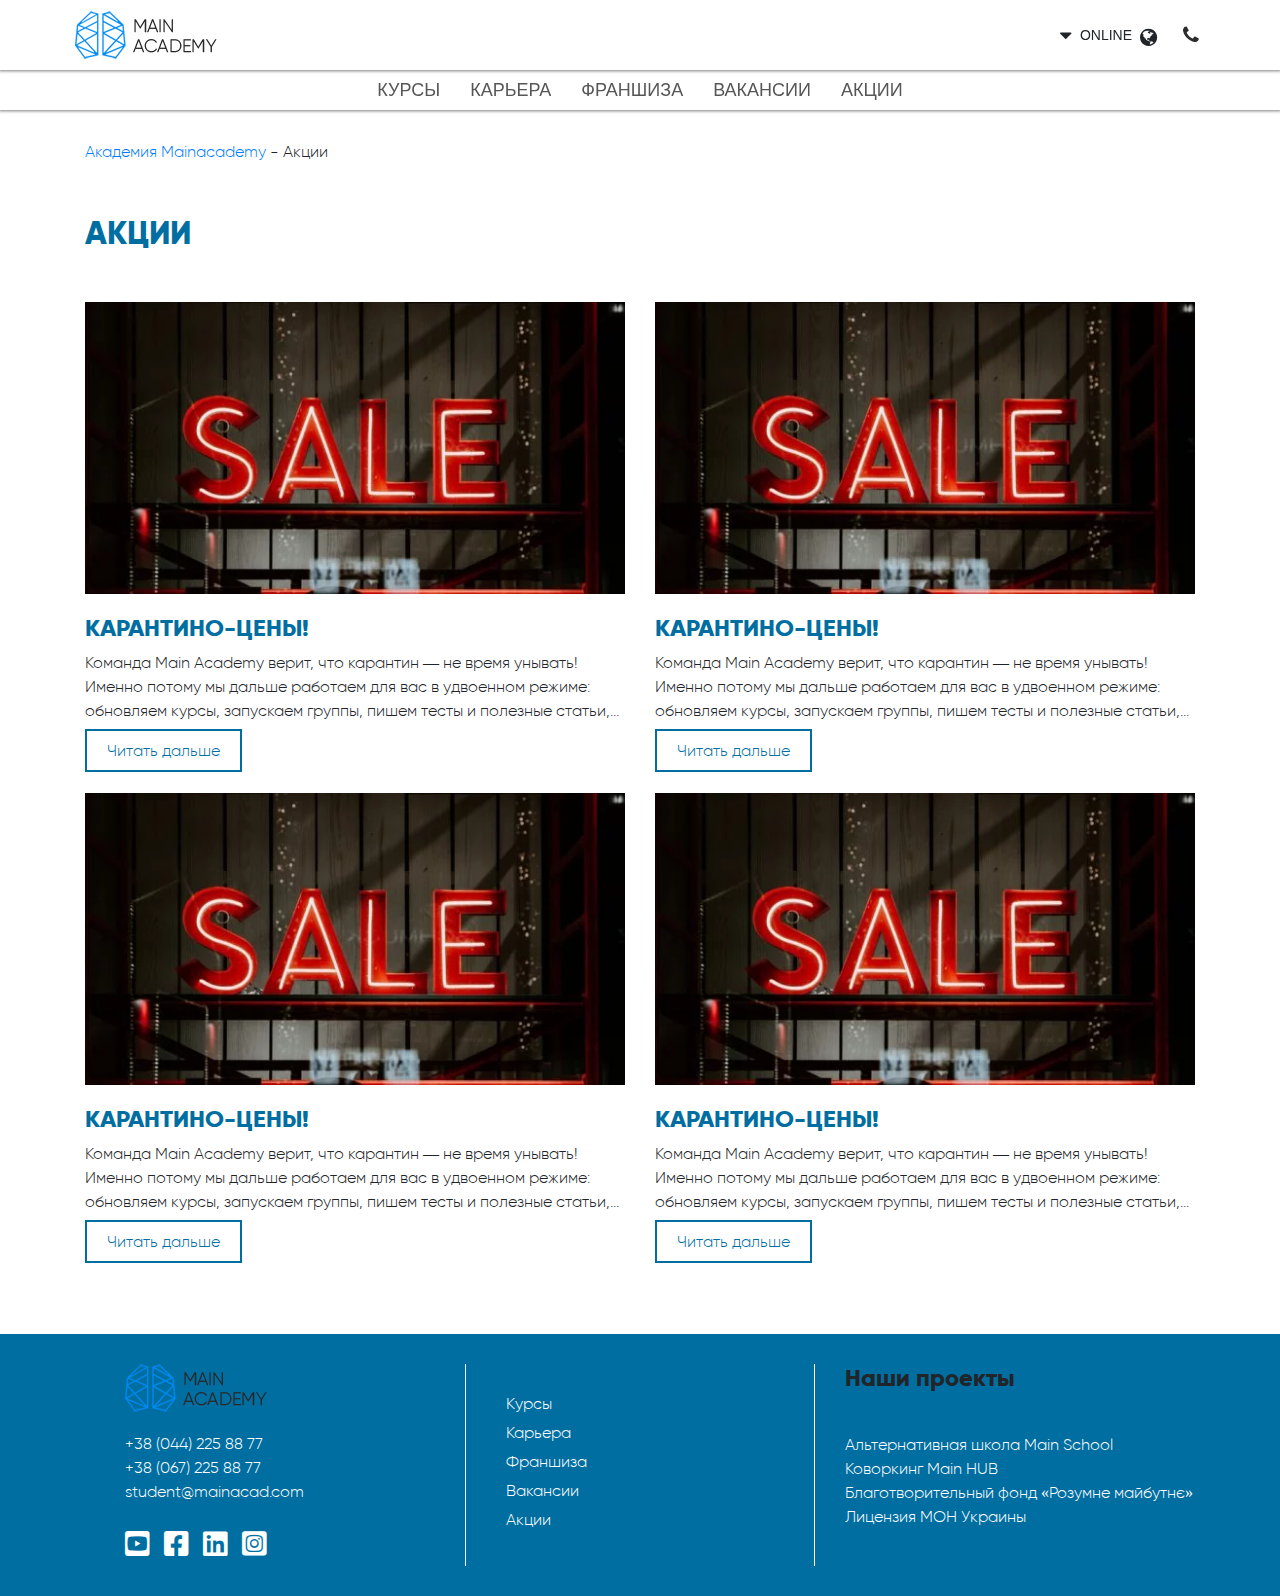
<file: shares.html>
<!DOCTYPE html>
<html lang="en">
<head>
	<meta charset="UTF-8">
	<meta name="viewport" content="width=device-width">
	<title>Акции - Mainacademy</title>
	<link rel="stylesheet" href="fonts/gilroy/gilroy.css">
	<link rel="stylesheet" href="fonts/fontello/css/fontello.css">
	<link rel="stylesheet" href="fonts/fontawesome/css/all.min.css">
	<link rel="stylesheet" href="css/main.css">
	<link rel="stylesheet" href="bootstrap/bootstrap.min.css">
	<link rel="stylesheet" href="slick/slick.css">
	<link rel="stylesheet" href="fancybox/jquery.fancybox.min.css">
	<link rel="stylesheet" href="aos/aos.css">
</head>
<body>
<div class="wrapper">
	<div class="content">
			<header class="header">
				<div class="header__brand-bar">
					<div class="container">
						<div class="row top-panel">
							<div class="header__logo">
								<a href="index.html">
									<img src="img/logo.png" alt="main_academy">
								</a>
							</div>
							<div class="header__right-nav">
								<div class="header__zone">
									<p id="toggleZone" class="city">online</p>
									<ul class="header__change" id="toggle">
										<li class="changeOnline"><a href="">Online</a></li>
										<li class="changeKyiv"><a href="">Киев</a></li>
										<li class="changeOdessa"><a href="">Одесса</a></li>
										<li class="changeVinnitsya"><a href="">Винница</a></li>
									</ul>
								</div>
								<div class="header__call">
									<a href="tel:+380442258877"><i class="icon-phone"></i></a>
								</div>
							</div>
						</div>
					</div>
				</div>
				<div class="container">
					<nav class="navigation">
						<div class="navigation__burger-menu">
							<div class="navigation__burger"><span></span>
							</div>
							<p class="m-0 p-0">Меню</p>
						</div>
						<ul class="navigation__bar">
							<li class="nav-list"><a href="courses.html">Курсы</a></li>
							<!-- <li class="nav-list anchorsTimetable"><a class="nav-link disabled m-0 p-0" href="#timetable">Расписание</a></li> -->
							<li class="nav-list"><a href="career.html">Карьера</a></li>
							<li class="nav-list"><a href="franshiza.html">Франшиза</a></li>
							<li class="nav-list"><a href="vakansii.html">Вакансии</a></li>
							<li class="nav-list"><a href="shares.html">Акции</a></li>
							<!-- <li class="nav-list anchorsContacts"><a class="nav-link disabled m-0 p-0" href="#contacts">Контакты</a></li> -->
						</ul>
					</nav>
				</div>
			</header>

			<section class="shares">
				<div class="container">
					<div class="shares__crumbs">
						<p>
							<a href="index.html">Академия Mainacademy</a> - <span>Акции</span>
						</p>
					</div>
					<h3>АКЦИИ</h3>
					<div class="row">
						<div class="col-sm-12 col-md-12 col-lg-6 col-xl-6">
							<div class="shares__sale">
								<a href="shares-more.html"><img src="img/sale.webp" alt="sale"></a>
								<a href="shares-more.html"><h4>КАРАНТИНО-ЦЕНЫ!</h4></a>
								<p>Команда Main Academy верит, что карантин — не время унывать! Именно потому мы дальше работаем для вас в удвоенном режиме: обновляем курсы, запускаем группы, пишем тесты и полезные статьи,...</p>
								<div class="shares__more-link">
									<a href="shares-more.html">Читать дальше</a>
								</div>
							</div>
						</div>
						<div class="col-sm-12 col-md-12 col-lg-6 col-xl-6">
							<div class="shares__sale">
								<a href="shares-more.html"><img src="img/sale.webp" alt="sale"></a>
								<a href="shares-more.html"><h4>КАРАНТИНО-ЦЕНЫ!</h4></a>
								<p>Команда Main Academy верит, что карантин — не время унывать! Именно потому мы дальше работаем для вас в удвоенном режиме: обновляем курсы, запускаем группы, пишем тесты и полезные статьи,...</p>
								<div class="shares__more-link">
									<a href="shares-more.html">Читать дальше</a>
								</div>
							</div>
						</div>
					</div>
					<div class="row">
						<div class="col-sm-12 col-md-12 col-lg-6 col-xl-6">
							<div class="shares__sale">
								<a href="shares-more.html"><img src="img/sale.webp" alt="sale"></a>
								<a href="shares-more.html"><h4>КАРАНТИНО-ЦЕНЫ!</h4></a>
								<p>Команда Main Academy верит, что карантин — не время унывать! Именно потому мы дальше работаем для вас в удвоенном режиме: обновляем курсы, запускаем группы, пишем тесты и полезные статьи,...</p>
								<div class="shares__more-link">
									<a href="shares-more.html">Читать дальше</a>
								</div>
							</div>
						</div>
						<div class="col-sm-12 col-md-12 col-lg-6 col-xl-6">
							<div class="shares__sale">
								<a href="shares-more.html"><img src="img/sale.webp" alt="sale"></a>
								<a href="shares-more.html"><h4>КАРАНТИНО-ЦЕНЫ!</h4></a>
								<p>Команда Main Academy верит, что карантин — не время унывать! Именно потому мы дальше работаем для вас в удвоенном режиме: обновляем курсы, запускаем группы, пишем тесты и полезные статьи,...</p>
								<div class="shares__more-link">
									<a href="shares-more.html">Читать дальше</a>
								</div>
							</div>
						</div>
					</div>
				</div>
			</section>
	</div>



<footer class="footer m-0">
		<div class="container">
		<div class="row">
			<div class="col-sm-12 col-md-12 col-lg-4 col-xl-4">
				<div class="footer__links">
					<div class="footer__logo"><a href="index.html"><img src="img/logo.png" alt="logo"></a></div>
					<div class="footer__callback">
						<a href="tel:+380442258877">+38 (044) 225 88 77</a>
						<a href="tel:+380672258877">+38 (067) 225 88 77</a>
						<a href="mailto:student@mainacad.com">student@mainacad.com</a>
					</div>
					<div class="footer__social">
						<a href="https://www.youtube.com/c/MainAcademy" target="_blank"><i class="fab fa-youtube-square"></i></a>
						<a href="https://www.facebook.com/mainacademyua" target="_blank"><i class="fab fa-facebook-square"></i></a>
						<a href="https://www.linkedin.com/in/mainacademy/" target="_blank"><i class="fab fa-linkedin"></i></a>
						<a href="https://www.instagram.com/main.it.academy/" target="_blank"><i class="fab fa-instagram-square"></i></a>
					</div>
				</div>
			</div>
			<div class="footer__hide-nav col-lg-4 col-xl-4">
				<ul class="footer__nav">
					<li class="footer__nav-link"><a href="courses.html">Курсы</a></li>
					<!-- <li class="footer__nav-link anchorsTimetable"><a href="">Расписание</a></li> -->
					<li class="footer__nav-link"><a href="career.html">Карьера</a></li>
					<li class="footer__nav-link"><a href="franshiza.html">Франшиза</a></li>
					<li class="footer__nav-link"><a href="vakansii.html">Вакансии</a></li>
					<li class="footer__nav-link"><a href="shares.html">Акции</a></li>
					<!-- <li class="footer__nav-link anchorsContacts"><a href="">Контакты</a></li> -->
				</ul>
			</div>
			<div class="col-sm-12 col-md-12 col-lg-4 col-xl-4">
				<div class="footer__projects">
						<h4>Наши проекты</h4>
						<p><a href="http://mainschool.com.ua/" target="_blank">Альтернативная школа Main School</a></p>
						<p><a href="https://mainhub.com.ua/" target="_blank">Коворкинг Main HUB</a></p>
						<p><a href="https://smartfuture.org.ua/about-ru.html" target="_blank">Благотворительный фонд «Розумне майбутнє»</a></p>
						<p><a href="https://kyivcity.gov.ua/npa/[base64].html" target="_blank">Лицензия МОН Украины</a></p>
				</div>
			</div>
		</div>
		</div>
	</footer>
</div>


	<script type="text/javascript" src="js/libs.min.js"></script>
	<script type="text/javascript" src="slick/slick.min.js"></script>
	<script type="text/javascript" src="fancybox/jquery.fancybox.min.js"></script>
	<script type="text/javascript" src="aos/aos.js"></script>
	<script type="text/javascript" src="js/common.js"></script>
</body>
</html>
<!-- .col-sm-.col-md-.col-lg-.col-xl- -->
</file>
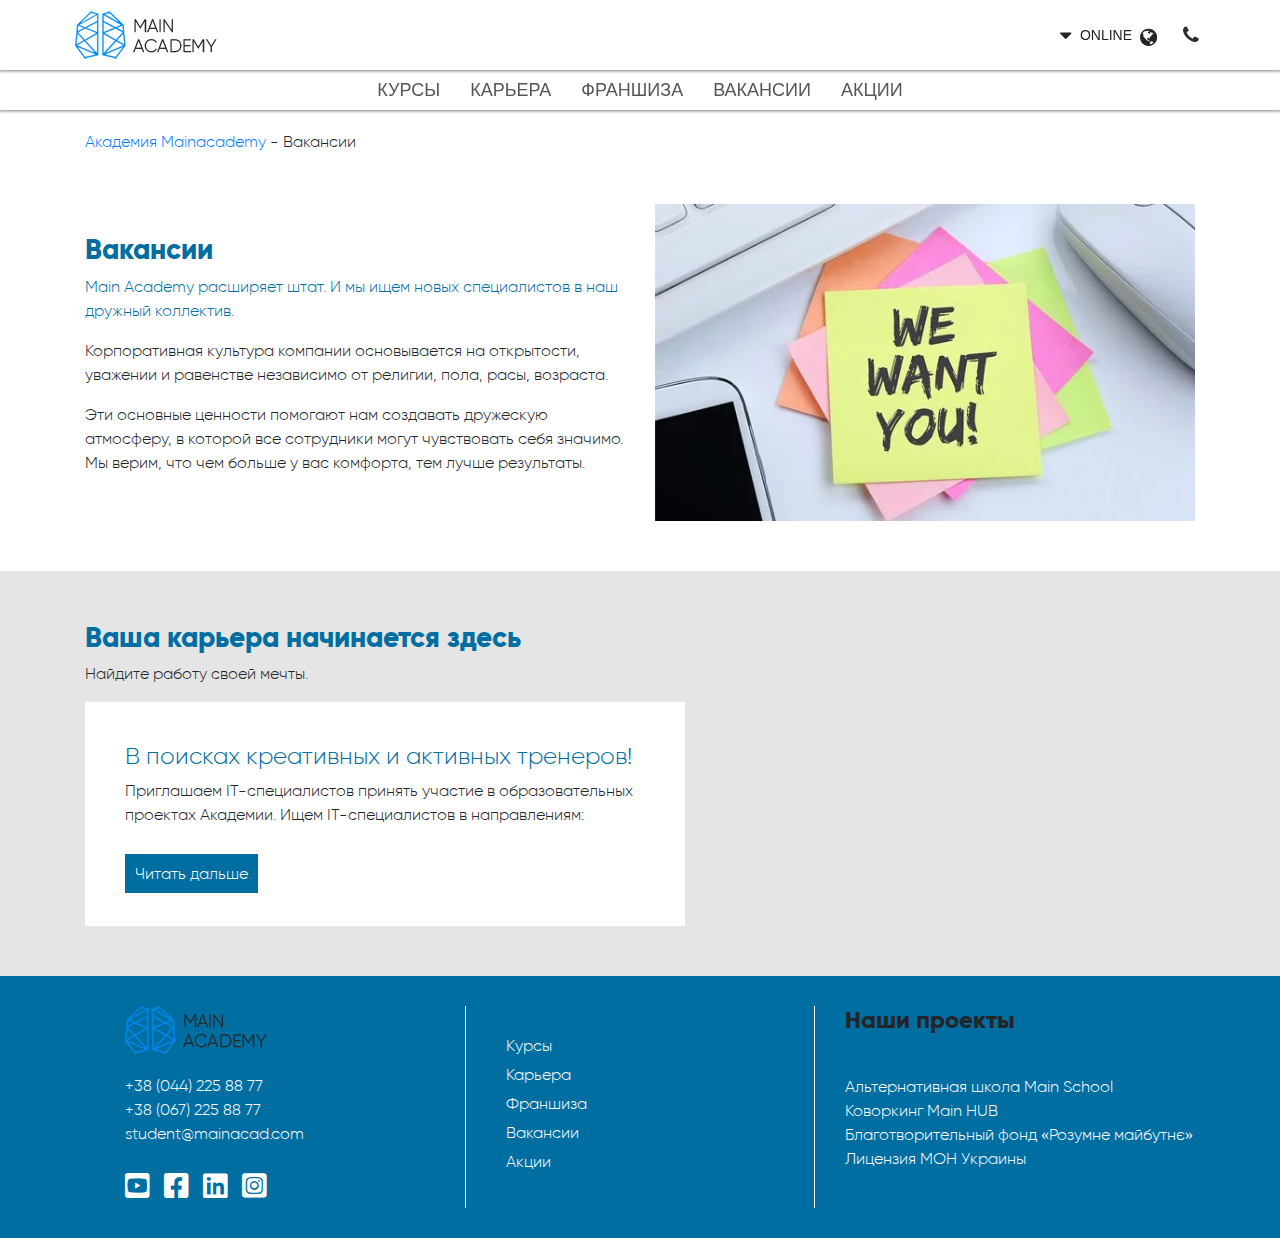
<file: vakansii.html>
<!DOCTYPE html>
<html lang="en">
<head>
	<meta charset="UTF-8">
	<meta name="viewport" content="width=device-width">
	<title>Вакансии - Mainacademy</title>
	<link rel="stylesheet" href="fonts/gilroy/gilroy.css">
	<link rel="stylesheet" href="fonts/fontello/css/fontello.css">
	<link rel="stylesheet" href="fonts/fontawesome/css/all.min.css">
	<link rel="stylesheet" href="css/main.css">
	<link rel="stylesheet" href="bootstrap/bootstrap.min.css">
	<link rel="stylesheet" href="slick/slick.css">
	<link rel="stylesheet" href="fancybox/jquery.fancybox.min.css">
	<link rel="stylesheet" href="aos/aos.css">
</head>
<body>
<div class="wrapper">
		<div class="content">
				<header class="header">
					<div class="header__brand-bar">
						<div class="container">
							<div class="row top-panel">
								<div class="header__logo">
									<a href="index.html">
										<img src="img/logo.png" alt="main_academy">
									</a>
								</div>
								<div class="header__right-nav">
									<div class="header__zone">
										<p id="toggleZone" class="city">online</p>
										<ul class="header__change" id="toggle">
											<li class="changeOnline"><a href="">Online</a></li>
											<li class="changeKyiv"><a href="">Киев</a></li>
											<li class="changeOdessa"><a href="">Одесса</a></li>
											<li class="changeVinnitsya"><a href="">Винница</a></li>
										</ul>
									</div>
									<div class="header__call">
										<a href="tel:+380442258877"><i class="icon-phone"></i></a>
									</div>
								</div>
							</div>
						</div>
					</div>
					<div class="container">
						<nav class="navigation">
							<div class="navigation__burger-menu">
								<div class="navigation__burger"><span></span>
								</div>
								<p class="m-0 p-0">Меню</p>
							</div>
							<ul class="navigation__bar">
								<li class="nav-list"><a href="courses.html">Курсы</a></li>
								<!-- <li class="nav-list anchorsTimetable"><a class="nav-link disabled m-0 p-0" href="#timetable">Расписание</a></li> -->
								<li class="nav-list"><a href="career.html">Карьера</a></li>
								<li class="nav-list"><a href="franshiza.html">Франшиза</a></li>
								<li class="nav-list"><a href="vakansii.html">Вакансии</a></li>
								<li class="nav-list"><a href="shares.html">Акции</a></li>
								<!-- <li class="nav-list anchorsContacts"><a class="nav-link disabled m-0 p-0" href="#contacts">Контакты</a></li> -->
							</ul>
						</nav>
					</div>
				</header>
				<section class="vakansii">
					<div class="container">
						<div class="vakansii__crumbs">
							<p>
								<a href="index.html">Академия Mainacademy</a> - <span>Вакансии</span>
							</p>
						</div>
						<div class="vakansii__description">
							<div class="row">
								<div class="col-sm-12 col-md-12 col-lg-6 col-xl-6 vakansii__text">
									<h3>Вакансии</h3>
									<p>Main Academy расширяет штат. И мы ищем новых специалистов в наш дружный коллектив.</p>
									<p>Корпоративная культура компании основывается на открытости, уважении и равенстве независимо от религии, пола, расы, возраста.</p>
									<p>Эти основные ценности помогают нам создавать дружескую атмосферу, в которой все сотрудники могут чувствовать себя значимо. Мы верим, что чем больше у вас комфорта, тем лучше результаты.</p>
								</div>
								<div class="col-sm-12 col-md-12 col-lg-6 col-xl-6 vakansii__img">
									<img src="img/vakansii.webp" alt="i want you">
								</div>
							</div>
						</div>
					</div>
				</section>
				<section class="vakansii__career">
					<div class="container">
						<h3>Ваша карьера начинается здесь</h3>
						<p>Найдите работу своей мечты.</p>
						<div class="vakansii__career__in-search">
							<h4>В поисках креативных и активных тренеров!</h4>
							<p>Приглашаем IT-специалистов принять участие в образовательных проектах Академии. Ищем IT-специалистов в направлениям:</p>
							<a href="losthost">Читать дальше</a>
						</div>
					</div>
				</section>
		</div>
	<footer class="footer m-0">
		<div class="container">
			<div class="row">
				<div class="col-sm-12 col-md-12 col-lg-4 col-xl-4">
					<div class="footer__links">
						<div class="footer__logo"><a href="index.html"><img src="img/logo.png" alt="logo"></a></div>
						<div class="footer__callback">
							<a href="tel:+380442258877">+38 (044) 225 88 77</a>
							<a href="tel:+380672258877">+38 (067) 225 88 77</a>
							<a href="mailto:student@mainacad.com">student@mainacad.com</a>
						</div>
						<div class="footer__social">
							<a href="https://www.youtube.com/c/MainAcademy" target="_blank"><i class="fab fa-youtube-square"></i></a>
							<a href="https://www.facebook.com/mainacademyua" target="_blank"><i class="fab fa-facebook-square"></i></a>
							<a href="https://www.linkedin.com/in/mainacademy/" target="_blank"><i class="fab fa-linkedin"></i></a>
							<a href="https://www.instagram.com/main.it.academy/" target="_blank"><i class="fab fa-instagram-square"></i></a>
						</div>
					</div>
				</div>
				<div class="footer__hide-nav col-lg-4 col-xl-4">
					<ul class="footer__nav">
						<li class="footer__nav-link"><a href="courses.html">Курсы</a></li>
						<!-- <li class="footer__nav-link anchorsTimetable"><a href="">Расписание</a></li> -->
						<li class="footer__nav-link"><a href="career.html">Карьера</a></li>
						<li class="footer__nav-link"><a href="franshiza.html">Франшиза</a></li>
						<li class="footer__nav-link"><a href="vakansii.html">Вакансии</a></li>
						<li class="footer__nav-link"><a href="shares.html">Акции</a></li>
						<!-- <li class="footer__nav-link anchorsContacts"><a href="">Контакты</a></li> -->
					</ul>
				</div>
				<div class="col-sm-12 col-md-12 col-lg-4 col-xl-4">
					<div class="footer__projects">
							<h4>Наши проекты</h4>
							<p><a href="http://mainschool.com.ua/" target="_blank">Альтернативная школа Main School</a></p>
							<p><a href="https://mainhub.com.ua/" target="_blank">Коворкинг Main HUB</a></p>
							<p><a href="https://smartfuture.org.ua/about-ru.html" target="_blank">Благотворительный фонд «Розумне майбутнє»</a></p>
							<p><a href="https://kyivcity.gov.ua/npa/[base64].html" target="_blank">Лицензия МОН Украины</a></p>
					</div>
				</div>
			</div>
		</div>
	</footer>
</div>


	<script type="text/javascript" src="js/libs.min.js"></script>
	<script type="text/javascript" src="slick/slick.min.js"></script>
	<script type="text/javascript" src="fancybox/jquery.fancybox.min.js"></script>
	<script type="text/javascript" src="aos/aos.js"></script>
	<script type="text/javascript" src="js/common.js"></script>
</body>
</html>
<!-- .col-sm-.col-md-.col-lg-.col-xl- -->
</file>
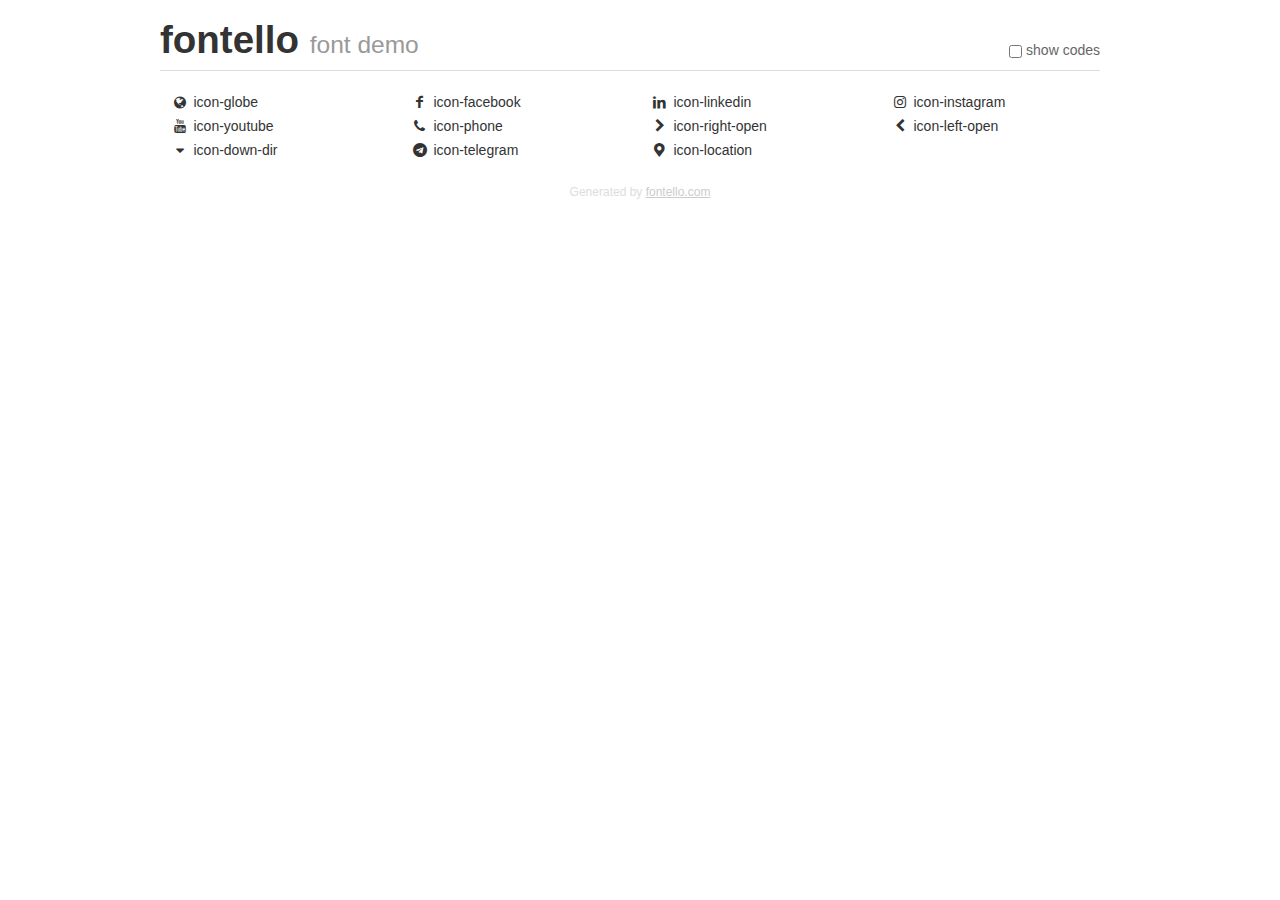
<file: fonts/fontello/demo.html>
<!DOCTYPE html>
<html>
  <head><!--[if lt IE 9]><script language="javascript" type="text/javascript" src="//html5shim.googlecode.com/svn/trunk/html5.js"></script><![endif]-->
    <meta charset="UTF-8"><style>/*
 * Bootstrap v2.2.1
 *
 * Copyright 2012 Twitter, Inc
 * Licensed under the Apache License v2.0
 * http://www.apache.org/licenses/LICENSE-2.0
 *
 * Designed and built with all the love in the world @twitter by @mdo and @fat.
 */
.clearfix {
  *zoom: 1;
}
.clearfix:before,
.clearfix:after {
  display: table;
  content: "";
  line-height: 0;
}
.clearfix:after {
  clear: both;
}
html {
  font-size: 100%;
  -webkit-text-size-adjust: 100%;
  -ms-text-size-adjust: 100%;
}
a:focus {
  outline: thin dotted #333;
  outline: 5px auto -webkit-focus-ring-color;
  outline-offset: -2px;
}
a:hover,
a:active {
  outline: 0;
}
button,
input,
select,
textarea {
  margin: 0;
  font-size: 100%;
  vertical-align: middle;
}
button,
input {
  *overflow: visible;
  line-height: normal;
}
button::-moz-focus-inner,
input::-moz-focus-inner {
  padding: 0;
  border: 0;
}
body {
  margin: 0;
  font-family: "Helvetica Neue", Helvetica, Arial, sans-serif;
  font-size: 14px;
  line-height: 20px;
  color: #333;
  background-color: #fff;
}
a {
  color: #08c;
  text-decoration: none;
}
a:hover {
  color: #005580;
  text-decoration: underline;
}
.row {
  margin-left: -20px;
  *zoom: 1;
}
.row:before,
.row:after {
  display: table;
  content: "";
  line-height: 0;
}
.row:after {
  clear: both;
}
[class*="span"] {
  float: left;
  min-height: 1px;
  margin-left: 20px;
}
.container,
.navbar-static-top .container,
.navbar-fixed-top .container,
.navbar-fixed-bottom .container {
  width: 940px;
}
.span12 {
  width: 940px;
}
.span11 {
  width: 860px;
}
.span10 {
  width: 780px;
}
.span9 {
  width: 700px;
}
.span8 {
  width: 620px;
}
.span7 {
  width: 540px;
}
.span6 {
  width: 460px;
}
.span5 {
  width: 380px;
}
.span4 {
  width: 300px;
}
.span3 {
  width: 220px;
}
.span2 {
  width: 140px;
}
.span1 {
  width: 60px;
}
[class*="span"].pull-right,
.row-fluid [class*="span"].pull-right {
  float: right;
}
.container {
  margin-right: auto;
  margin-left: auto;
  *zoom: 1;
}
.container:before,
.container:after {
  display: table;
  content: "";
  line-height: 0;
}
.container:after {
  clear: both;
}
p {
  margin: 0 0 10px;
}
.lead {
  margin-bottom: 20px;
  font-size: 21px;
  font-weight: 200;
  line-height: 30px;
}
small {
  font-size: 85%;
}
h1 {
  margin: 10px 0;
  font-family: inherit;
  font-weight: bold;
  line-height: 20px;
  color: inherit;
  text-rendering: optimizelegibility;
}
h1 small {
  font-weight: normal;
  line-height: 1;
  color: #999;
}
h1 {
  line-height: 40px;
}
h1 {
  font-size: 38.5px;
}
h1 small {
  font-size: 24.5px;
}
body {
  margin-top: 90px;
}
.header {
  position: fixed;
  top: 0;
  left: 50%;
  margin-left: -480px;
  background-color: #fff;
  border-bottom: 1px solid #ddd;
  padding-top: 10px;
  z-index: 10;
}
.footer {
  color: #ddd;
  font-size: 12px;
  text-align: center;
  margin-top: 20px;
}
.footer a {
  color: #ccc;
  text-decoration: underline;
}
.the-icons {
  font-size: 14px;
  line-height: 24px;
}
.switch {
  position: absolute;
  right: 0;
  bottom: 10px;
  color: #666;
}
.switch input {
  margin-right: 0.3em;
}
.codesOn .i-name {
  display: none;
}
.codesOn .i-code {
  display: inline;
}
.i-code {
  display: none;
}
@font-face {
      font-family: 'fontello';
      src: url('./font/fontello.eot?48477422');
      src: url('./font/fontello.eot?48477422#iefix') format('embedded-opentype'),
           url('./font/fontello.woff?48477422') format('woff'),
           url('./font/fontello.ttf?48477422') format('truetype'),
           url('./font/fontello.svg?48477422#fontello') format('svg');
      font-weight: normal;
      font-style: normal;
    }
     
     
    .demo-icon
    {
      font-family: "fontello";
      font-style: normal;
      font-weight: normal;
      speak: never;
     
      display: inline-block;
      text-decoration: inherit;
      width: 1em;
      margin-right: .2em;
      text-align: center;
      /* opacity: .8; */
     
      /* For safety - reset parent styles, that can break glyph codes*/
      font-variant: normal;
      text-transform: none;
     
      /* fix buttons height, for twitter bootstrap */
      line-height: 1em;
     
      /* Animation center compensation - margins should be symmetric */
      /* remove if not needed */
      margin-left: .2em;
     
      /* You can be more comfortable with increased icons size */
      /* font-size: 120%; */
     
      /* Font smoothing. That was taken from TWBS */
      -webkit-font-smoothing: antialiased;
      -moz-osx-font-smoothing: grayscale;
     
      /* Uncomment for 3D effect */
      /* text-shadow: 1px 1px 1px rgba(127, 127, 127, 0.3); */
    }
     </style>
    <link rel="stylesheet" href="css/animation.css"><!--[if IE 7]><link rel="stylesheet" href="css/" + font.fontname + "-ie7.css"><![endif]-->
    <script>
      function toggleCodes(on) {
        var obj = document.getElementById('icons');
      
        if (on) {
          obj.className += ' codesOn';
        } else {
          obj.className = obj.className.replace(' codesOn', '');
        }
      }
      
    </script>
  </head>
  <body>
    <div class="container header">
      <h1>fontello <small>font demo</small></h1>
      <label class="switch">
        <input type="checkbox" onclick="toggleCodes(this.checked)">show codes
      </label>
    </div>
    <div class="container" id="icons">
      <div class="row">
        <div class="the-icons span3" title="Code: 0xe001"><i class="demo-icon icon-globe">&#xe001;</i> <span class="i-name">icon-globe</span><span class="i-code">0xe001</span></div>
        <div class="the-icons span3" title="Code: 0xe002"><i class="demo-icon icon-facebook">&#xe002;</i> <span class="i-name">icon-facebook</span><span class="i-code">0xe002</span></div>
        <div class="the-icons span3" title="Code: 0xe003"><i class="demo-icon icon-linkedin">&#xe003;</i> <span class="i-name">icon-linkedin</span><span class="i-code">0xe003</span></div>
        <div class="the-icons span3" title="Code: 0xe004"><i class="demo-icon icon-instagram">&#xe004;</i> <span class="i-name">icon-instagram</span><span class="i-code">0xe004</span></div>
      </div>
      <div class="row">
        <div class="the-icons span3" title="Code: 0xe005"><i class="demo-icon icon-youtube">&#xe005;</i> <span class="i-name">icon-youtube</span><span class="i-code">0xe005</span></div>
        <div class="the-icons span3" title="Code: 0xe006"><i class="demo-icon icon-phone">&#xe006;</i> <span class="i-name">icon-phone</span><span class="i-code">0xe006</span></div>
        <div class="the-icons span3" title="Code: 0xe007"><i class="demo-icon icon-right-open">&#xe007;</i> <span class="i-name">icon-right-open</span><span class="i-code">0xe007</span></div>
        <div class="the-icons span3" title="Code: 0xe008"><i class="demo-icon icon-left-open">&#xe008;</i> <span class="i-name">icon-left-open</span><span class="i-code">0xe008</span></div>
      </div>
      <div class="row">
        <div class="the-icons span3" title="Code: 0xe009"><i class="demo-icon icon-down-dir">&#xe009;</i> <span class="i-name">icon-down-dir</span><span class="i-code">0xe009</span></div>
        <div class="the-icons span3" title="Code: 0xe010"><i class="demo-icon icon-telegram">&#xe010;</i> <span class="i-name">icon-telegram</span><span class="i-code">0xe010</span></div>
        <div class="the-icons span3" title="Code: 0xe011"><i class="demo-icon icon-location">&#xe011;</i> <span class="i-name">icon-location</span><span class="i-code">0xe011</span></div>
      </div>
    </div>
    <div class="container footer">Generated by <a href="http://fontello.com">fontello.com</a></div>
  </body>
</html>
</file>
<file: fonts/gilroy/gilroy.css>
@font-face {
    font-family: 'Gilroy';
    src: local('Gilroy Light'), local('Gilroy-Light'), url('Gilroylight.woff2') format('woff2'), url('Gilroylight.woff') format('woff'), url('Gilroylight.ttf') format('truetype');
    font-weight: 300;
    font-style: normal;
}
@font-face {
    font-family: 'Gilroy';
    src: local('Gilroy ExtraBold'), local('Gilroy-ExtraBold'), url('Gilroyextrabold.woff2') format('woff2'), url('Gilroyextrabold.woff') format('woff'), url('Gilroyextrabold.ttf') format('truetype');
    font-weight: 800;
    font-style: normal;
}
</file>
<file: fonts/fontello/css/fontello.css>
@font-face {
  font-family: 'fontello';
  src: url('../font/fontello.eot?63251363');
  src: url('../font/fontello.eot?63251363#iefix') format('embedded-opentype'),
       url('../font/fontello.woff2?63251363') format('woff2'),
       url('../font/fontello.woff?63251363') format('woff'),
       url('../font/fontello.ttf?63251363') format('truetype'),
       url('../font/fontello.svg?63251363#fontello') format('svg');
  font-weight: normal;
  font-style: normal;
}
/* Chrome hack: SVG is rendered more smooth in Windozze. 100% magic, uncomment if you need it. */
/* Note, that will break hinting! In other OS-es font will be not as sharp as it could be */
/*
@media screen and (-webkit-min-device-pixel-ratio:0) {
  @font-face {
    font-family: 'fontello';
    src: url('../font/fontello.svg?63251363#fontello') format('svg');
  }
}
*/
 
 [class^="icon-"]:before, [class*=" icon-"]:before {
  font-family: "fontello";
  font-style: normal;
  font-weight: normal;
  speak: never;
 
  display: inline-block;
  text-decoration: inherit;
  width: 1em;
  margin-right: .2em;
  text-align: center;
  /* opacity: .8; */
 
  /* For safety - reset parent styles, that can break glyph codes*/
  font-variant: normal;
  text-transform: none;
 
  /* fix buttons height, for twitter bootstrap */
  line-height: 1em;
 
  /* Animation center compensation - margins should be symmetric */
  /* remove if not needed */
  margin-left: .2em;
 
  /* you can be more comfortable with increased icons size */
  /* font-size: 120%; */
 
  /* Font smoothing. That was taken from TWBS */
  -webkit-font-smoothing: antialiased;
  -moz-osx-font-smoothing: grayscale;
 
  /* Uncomment for 3D effect */
  /* text-shadow: 1px 1px 1px rgba(127, 127, 127, 0.3); */
}
 
.icon-globe:before { content: '\e001'; } /* '' */
.icon-facebook:before { content: '\e002'; } /* '' */
.icon-linkedin:before { content: '\e003'; } /* '' */
.icon-instagram:before { content: '\e004'; } /* '' */
.icon-youtube:before { content: '\e005'; } /* '' */
.icon-phone:before { content: '\e006'; } /* '' */
.icon-right-open:before { content: '\e007'; } /* '' */
.icon-left-open:before { content: '\e008'; } /* '' */
.icon-down-dir:before { content: '\e009'; } /* '' */
.icon-telegram:before { content: '\e010'; } /* '' */
.icon-location:before { content: '\e011'; } /* '' */
</file>
<file: css/main.css>
* {
  padding: 0;
  margin: 0;
}
html,
body {
  height: 100%;
}
.wrapper {
  position: relative;
  display: -webkit-box;
  display: -webkit-flex;
  display: -ms-flexbox;
  display: flex;
  -webkit-box-orient: vertical;
  -webkit-box-direction: normal;
  -webkit-flex-direction: column;
      -ms-flex-direction: column;
          flex-direction: column;
  min-height: 100%;
}
.content {
  -webkit-box-flex: 1;
  -webkit-flex: 1 0 auto;
      -ms-flex: 1 0 auto;
          flex: 1 0 auto;
}
.footer {
  -webkit-box-flex: 0;
  -webkit-flex: 0 0 auto;
      -ms-flex: 0 0 auto;
          flex: 0 0 auto;
}
body {
  font-family: 'Gilroy';
  color: #2c2c2c;
}
ul {
  list-style: none;
}
.slick-slide {
  outline: none;
}
.slick-dots {
  position: absolute;
  bottom: 10px;
  display: -webkit-box;
  display: -webkit-flex;
  display: -ms-flexbox;
  display: flex;
  width: 100%;
  -webkit-box-pack: center;
  -webkit-justify-content: center;
      -ms-flex-pack: center;
          justify-content: center;
}
.slick-dots li {
  margin: 0 5px;
}
.slick-dots li button {
  background: rgba(250, 250, 250, 0.2);
  font-size: 0;
  width: 20px;
  height: 20px;
  border-radius: 50%;
  outline: none;
  border: 2px solid #006ea1;
  -webkit-transition: 0.5s;
  -o-transition: 0.5s;
  transition: 0.5s;
}
.slick-dots .slick-active button {
  background: #fff;
}
.header {
  position: fixed;
  top: 0;
  left: 0;
  background: #fff;
  z-index: 9999;
  width: 100%;
  height: 110px;
  -webkit-box-shadow: 0 0 3px 1px rgba(0, 0, 0, 0.5);
          box-shadow: 0 0 3px 1px rgba(0, 0, 0, 0.5);
}
.header .header__brand-bar {
  width: 100%;
  height: 70px;
  -webkit-box-shadow: 0 0 3px 1px rgba(0, 0, 0, 0.5);
          box-shadow: 0 0 3px 1px rgba(0, 0, 0, 0.5);
  display: -webkit-box;
  display: -webkit-flex;
  display: -ms-flexbox;
  display: flex;
  -webkit-box-align: center;
  -webkit-align-items: center;
      -ms-flex-align: center;
          align-items: center;
}
.header .header__brand-bar .top-panel {
  padding: 0 5px;
  -webkit-box-pack: justify;
  -webkit-justify-content: space-between;
      -ms-flex-pack: justify;
          justify-content: space-between;
}
.header .header__brand-bar .top-panel .header__right-nav {
  display: -webkit-box;
  display: -webkit-flex;
  display: -ms-flexbox;
  display: flex;
  -webkit-box-align: center;
  -webkit-align-items: center;
      -ms-flex-align: center;
          align-items: center;
}
.header .header__brand-bar .top-panel .header__right-nav .header__zone {
  position: relative;
}
.header .header__brand-bar .top-panel .header__right-nav .header__zone .show-zone {
  top: 30px;
  visibility: visible;
  opacity: 1;
  -webkit-transition: 0.5s;
  -o-transition: 0.5s;
  transition: 0.5s;
}
.header .header__brand-bar .top-panel .header__right-nav .header__zone ul {
  position: absolute;
  left: -10px;
  top: 40px;
  z-index: 999;
  background: #fff;
  width: 120px;
  padding: 10px;
  display: -webkit-box;
  display: -webkit-flex;
  display: -ms-flexbox;
  display: flex;
  -webkit-box-orient: vertical;
  -webkit-box-direction: normal;
  -webkit-flex-direction: column;
      -ms-flex-direction: column;
          flex-direction: column;
  -webkit-box-pack: center;
  -webkit-justify-content: center;
      -ms-flex-pack: center;
          justify-content: center;
  text-transform: uppercase;
  border-radius: 10px;
  opacity: 0;
  visibility: hidden;
  -webkit-transition: 0.5s;
  -o-transition: 0.5s;
  transition: 0.5s;
}
.header .header__brand-bar .top-panel .header__right-nav .header__zone ul li {
  margin-left: 20px;
}
.header .header__brand-bar .top-panel .header__right-nav .header__zone ul a {
  color: #2c2c2c;
  font-size: 12px;
  text-decoration: none;
}
.header .header__brand-bar .top-panel .header__right-nav .header__zone ul a:hover {
  color: #006ea1;
}
.header .header__brand-bar .top-panel .header__right-nav .header__zone p {
  text-transform: uppercase;
  font-size: 14px;
  margin: 0;
  padding: 0;
  padding-left: 20px;
  padding-right: 25px;
  position: relative;
  cursor: pointer;
}
.header .header__brand-bar .top-panel .header__right-nav .header__zone p:before {
  position: absolute;
  left: 0;
  top: -5px;
  font-family: 'fontello';
  content: "\e009";
  font-size: 20px;
  display: inline-block;
  padding-right: 3px;
  vertical-align: middle;
  -webkit-transition: 0.5s;
  -o-transition: 0.5s;
  transition: 0.5s;
}
.header .header__brand-bar .top-panel .header__right-nav .header__zone p:after {
  position: absolute;
  top: -3px;
  right: 0;
  font-family: 'fontello';
  content: "\e001";
  font-size: 20px;
  display: inline-block;
  padding-left: 3px;
  vertical-align: middle;
}
.header .header__brand-bar .top-panel .header__right-nav .header__zone ._arrow:before {
  -webkit-transform: rotateX(180deg);
          transform: rotateX(180deg);
  -webkit-transition: 0.5s;
  -o-transition: 0.5s;
  transition: 0.5s;
}
.header .header__brand-bar .top-panel .header__right-nav .header__call {
  margin-left: 20px;
  cursor: pointer;
}
.header .header__brand-bar .top-panel .header__right-nav .header__call a {
  color: #2c2c2c;
}
.header .header__brand-bar .top-panel .header__right-nav .header__call i {
  font-size: 20px;
}
.header .navigation .navigation__bar {
  display: -webkit-box;
  display: -webkit-flex;
  display: -ms-flexbox;
  display: flex;
  -webkit-box-pack: center;
  -webkit-justify-content: center;
      -ms-flex-pack: center;
          justify-content: center;
  -webkit-box-align: center;
  -webkit-align-items: center;
      -ms-flex-align: center;
          align-items: center;
  margin-top: 7px;
}
.header .navigation .navigation__bar .nav-list {
  margin: 0 15px;
  font-size: 18px;
}
.header .navigation .navigation__bar .nav-list a {
  text-decoration: none;
  color: #2c2c2c;
  opacity: 0.8;
  text-transform: uppercase;
}
.header .navigation .navigation__bar .nav-list a:hover {
  color: #006ea1;
  opacity: 1;
}
.header .navigation .navigation__bar .nav-list .active {
  color: #006ea1;
  opacity: 1;
}
.main-slider {
  margin-top: 110px;
  position: relative;
  width: 100%;
  height: 600px;
  margin-bottom: 50px;
  background-color: #bee0ff;
  overflow: hidden;
}
.main-slider div {
  width: 100%;
  height: 100%;
}
.main-slider .slide-1 {
  background-image: url(../img/slide-1.webp);
  background-size: cover;
  background-repeat: no-repeat;
  background-position: center center;
  color: #fff;
  position: relative;
}
.main-slider .slide-1 .text-slide {
  position: absolute;
  left: 20%;
  top: 200px;
}
.main-slider .slide-1 .text-slide h4 {
  font-size: 36px;
  width: 500px;
}
.main-slider .slide-1 .text-slide ul {
  font-size: 16px;
}
.main-slider .slide-2 {
  overflow: hidden;
  background-image: url(../img/slide-2.svg);
  background-repeat: repeat-x;
  background-position: bottom;
  position: relative;
}
.main-slider .slide-2:before {
  position: absolute;
  content: ' ';
  background-image: url(../img/snake.png);
  background-repeat: no-repeat;
  width: 100%;
  height: 100%;
  background-position: bottom left;
}
.main-slider .slide-2:after {
  position: absolute;
  content: ' ';
  background-image: url(../img/man-slide.png);
  width: 100%;
  height: 100%;
  background-repeat: no-repeat;
  background-position: bottom right;
}
.main-slider .slide-2 .sky {
  position: absolute;
}
.main-slider .slide-2 .sky:before {
  content: ' ';
  position: absolute;
  width: 5000px;
  height: 100%;
  background-image: url(../img/sky.png);
  background-repeat: repeat-x;
  left: -3500px;
  -webkit-animation: skyMove 90s linear infinite;
          animation: skyMove 90s linear infinite;
}
.main-slider .slide-2 .slide-2__event {
  z-index: 10;
  position: absolute;
  width: 500px;
  height: 360px;
  -webkit-box-shadow: 0 1px 3px 1px #000000;
          box-shadow: 0 1px 3px 1px #000000;
  border-radius: 5px;
  background-color: #fefefe;
  top: 40%;
  left: 45%;
  -webkit-transform: translate(-50%, -50%);
      -ms-transform: translate(-50%, -50%);
          transform: translate(-50%, -50%);
  padding: 40px;
}
.main-slider .slide-2 .slide-2__event h3 {
  width: 370px;
  color: #2c2c2c;
  font-family: "Gilroy";
  font-size: 48px;
  text-transform: uppercase;
  font-weight: 700;
  border-bottom: 2px solid #e8e8e8;
}
.main-slider .slide-2 .slide-2__event p {
  margin-top: 30px;
  width: 370px;
  color: #404040;
  font-size: 24px;
  font-weight: 300;
}
.main-slider .slide-2 .slide-2__event p span {
  color: #006ea1;
}
.main-slider .slide-2 .slide-2__event span {
  font-family: "Gilroy";
}
.main-slider .slide-2 .slide-2__event a {
  display: -webkit-box;
  display: -webkit-flex;
  display: -ms-flexbox;
  display: flex;
  -webkit-box-pack: center;
  -webkit-justify-content: center;
      -ms-flex-pack: center;
          justify-content: center;
  -webkit-box-align: center;
  -webkit-align-items: center;
      -ms-flex-align: center;
          align-items: center;
  font-size: 30px;
  color: #fefefe;
  font-weight: 800;
  cursor: pointer;
  text-decoration: none;
  width: 370px;
  padding: 10px 0;
  margin-top: 20px;
  margin-left: 25px;
  -webkit-box-shadow: 0 1px 3px 1px #000000;
          box-shadow: 0 1px 3px 1px #000000;
  border-radius: 5px;
  background-color: #84dc84;
}
.mainAcademy {
  position: relative;
  padding-top: 50px;
  width: 100%;
  height: auto;
}
.mainAcademy:before {
  position: absolute;
  z-index: -999;
  content: ' ';
  background-image: url(../img/bgb_r.png);
  width: 100%;
  height: 100%;
  background-repeat: no-repeat;
  background-position: right -40px;
}
.mainAcademy .text {
  width: 100%;
  display: -webkit-box;
  display: -webkit-flex;
  display: -ms-flexbox;
  display: flex;
  -webkit-box-orient: vertical;
  -webkit-box-direction: normal;
  -webkit-flex-direction: column;
      -ms-flex-direction: column;
          flex-direction: column;
  -webkit-box-align: center;
  -webkit-align-items: center;
      -ms-flex-align: center;
          align-items: center;
  font-family: 'Gilroy';
  margin-bottom: 100px;
}
.mainAcademy .text h3 {
  font-size: 48px;
  font-weight: 800;
  color: #006ea1;
}
.mainAcademy .text p {
  width: 570px;
  font-size: 18px;
  color: #2C2C2C;
  text-align: center;
}
.mainAcademy .go-center {
  display: -webkit-box;
  display: -webkit-flex;
  display: -ms-flexbox;
  display: flex;
  -webkit-box-orient: vertical;
  -webkit-box-direction: normal;
  -webkit-flex-direction: column;
      -ms-flex-direction: column;
          flex-direction: column;
  -webkit-box-align: center;
  -webkit-align-items: center;
      -ms-flex-align: center;
          align-items: center;
  font-family: 'Gilroy';
  margin-bottom: 50px;
}
.mainAcademy .go-center img {
  display: block;
  margin: 0 auto;
}
.mainAcademy .go-center h4 {
  margin: 15px 0 0 0;
  font-weight: 800;
  font-size: 24px;
  color: #006ea1;
}
.mainAcademy .go-center p {
  text-align: center;
  font-size: 16px;
}
.video {
  position: relative;
  padding-top: 50px;
  margin-bottom: 55px;
}
.video:before {
  position: absolute;
  content: ' ';
  background-image: url(../img/bgb.png);
  width: 100%;
  height: 100%;
  background-repeat: no-repeat;
  background-position: -15px -50px;
}
.video .preor {
  display: -webkit-box;
  display: -webkit-flex;
  display: -ms-flexbox;
  display: flex;
  -webkit-box-pack: center;
  -webkit-justify-content: center;
      -ms-flex-pack: center;
          justify-content: center;
  -webkit-box-align: center;
  -webkit-align-items: center;
      -ms-flex-align: center;
          align-items: center;
  font-family: 'Gilroy';
}
.video .preor ul {
  list-style-image: url(../img/li.png);
  width: 320px;
}
.video .preor ul li {
  margin-bottom: 15px;
}
.video .videoMain {
  position: relative;
  display: -webkit-box;
  display: -webkit-flex;
  display: -ms-flexbox;
  display: flex;
  -webkit-box-pack: center;
  -webkit-justify-content: center;
      -ms-flex-pack: center;
          justify-content: center;
  -webkit-box-align: center;
  -webkit-align-items: center;
      -ms-flex-align: center;
          align-items: center;
}
.video .videoMain .youtube,
.video .videoMain iframe {
  position: absolute;
  width: 460px;
  height: 280px;
  top: 7px;
  left: 90px;
}
@media (max-width: 1200px) {
  .video .videoMain .youtube,
  .video .videoMain iframe {
    left: 37px;
  }
}
@media (max-width: 992px) {
  .video .videoMain img {
    width: 500px;
  }
  .video .videoMain .youtube,
  .video .videoMain iframe {
    left: 50%;
    -webkit-transform: translateX(-50%);
        -ms-transform: translateX(-50%);
            transform: translateX(-50%);
    width: 390px;
    height: 240px;
  }
}
@media (max-width: 560px) {
  .video .videoMain {
    margin-top: 40px;
  }
  .video .videoMain img {
    width: 300px;
  }
  .video .videoMain .youtube,
  .video .videoMain iframe {
    width: 234px;
    height: 140px;
  }
}
.courses {
  padding-top: 50px;
}
.courses h3 {
  margin: 0 auto;
  width: 450px;
  color: #006ea1;
  font-family: "Gilroy";
  font-size: 48px;
  font-weight: 800;
  text-align: center;
  margin-bottom: 60px;
}
.courses .courses__slider .courses__slide {
  outline: none;
  margin: 0 20px;
  width: 400px;
  height: 300px;
  position: relative;
  -webkit-perspective: 1000px;
          perspective: 1000px;
}
.courses .courses__slider .courses__slide .front .text,
.courses .courses__slider .courses__slide .back .text {
  -webkit-backface-visibility: hidden;
          backface-visibility: hidden;
  -webkit-transform: translateZ(70px);
          transform: translateZ(70px);
  display: -webkit-box;
  display: -webkit-flex;
  display: -ms-flexbox;
  display: flex;
  -webkit-box-orient: vertical;
  -webkit-box-direction: normal;
  -webkit-flex-direction: column;
      -ms-flex-direction: column;
          flex-direction: column;
  -webkit-box-pack: center;
  -webkit-justify-content: center;
      -ms-flex-pack: center;
          justify-content: center;
  -webkit-box-align: center;
  -webkit-align-items: center;
      -ms-flex-align: center;
          align-items: center;
  text-align: center;
}
.courses .courses__slider .courses__slide .front,
.courses .courses__slider .courses__slide .back {
  position: absolute;
  top: 0;
  left: 0;
  width: 100%;
  height: 100%;
  display: -webkit-box;
  display: -webkit-flex;
  display: -ms-flexbox;
  display: flex;
  -webkit-box-pack: center;
  -webkit-justify-content: center;
      -ms-flex-pack: center;
          justify-content: center;
  font-family: sans-serif;
  font-size: 16px;
  border-radius: 10px;
  -webkit-backface-visibility: hidden;
          backface-visibility: hidden;
  -webkit-transition: 1.5s;
  -o-transition: 1.5s;
  transition: 1.5s;
  -webkit-transform-style: preserve-3d;
          transform-style: preserve-3d;
  padding: 60px 20px 20px 20px;
}
.courses .courses__slider .courses__slide .front {
  background: -webkit-gradient(linear, left top, right top, from(#3a7bd5), to(#3a6073));
  background: -o-linear-gradient(left, #3a7bd5, #3a6073);
  background: linear-gradient(to right, #3a7bd5, #3a6073);
}
.courses .courses__slider .courses__slide .front h3 {
  color: #fff;
  font-size: 28px;
  width: 80%;
}
.courses .courses__slider .courses__slide .front i {
  color: #FFF;
  font-size: 100px;
}
.courses .courses__slider .courses__slide .back:before {
  position: absolute;
  content: '';
  width: 100%;
  height: 100%;
  bottom: 0;
  right: -50px;
  -webkit-transform: rotate(270deg);
      -ms-transform: rotate(270deg);
          transform: rotate(270deg);
  background-image: url(../img/courses-card.png);
  z-index: -10;
  background-repeat: no-repeat;
  background-size: cover;
  mix-blend-mode: overlay;
}
.courses .courses__slider .courses__slide .back {
  position: relative;
  overflow: hidden;
  -webkit-transform: rotateX(180deg);
          transform: rotateX(180deg);
  color: #fff;
}
.courses .courses__slider .courses__slide .back .text .courses__btn {
  position: relative;
  padding: 5px 10px 5px 10px;
  border: 3px solid #fff;
  font-size: 18px;
  text-decoration: none;
  z-index: 10;
  font-family: sans-serif;
  -webkit-transition: 0.5s;
  -o-transition: 0.5s;
  transition: 0.5s;
  color: #fff;
  cursor: pointer;
}
.courses .courses__slider .courses__slide .back .text .courses__btn:before {
  -webkit-transition: 0.5s;
  -o-transition: 0.5s;
  transition: 0.5s;
  position: absolute;
  content: ' ';
  z-index: -10;
  top: 0;
  left: 0;
  width: 100%;
  height: 100%;
  -webkit-transform: scale(0);
      -ms-transform: scale(0);
          transform: scale(0);
}
.courses .courses__slider .courses__slide .back .text .courses__btn:hover:before {
  background-color: #fff;
  -webkit-transform: scale(1);
      -ms-transform: scale(1);
          transform: scale(1);
  -webkit-transition: 0.5s;
  -o-transition: 0.5s;
  transition: 0.5s;
}
.courses .courses__slider .courses__slide .back .text .courses__btn:hover {
  color: #2c2c2c;
}
.courses .courses__slider .courses__slide:hover .back {
  -webkit-transform: rotateX(360deg);
          transform: rotateX(360deg);
}
.courses .courses__slider .courses__slide:hover .front {
  -webkit-transform: rotateX(180deg);
          transform: rotateX(180deg);
}
.courses__slide .front:after {
  position: absolute;
  content: ' ';
  top: 0;
  left: 0;
  width: 100%;
  height: 100%;
  background-size: cover;
  border-radius: 10px;
  -webkit-filter: blur(3px);
}
.courses__slide .front-bg-1:after {
  background-image: url(../img/f-end.webp);
}
.courses__slide .front-bg-2:after {
  background-image: url(../img/f-end-a.webp);
}
.courses__slide .front-bg-3:after {
  background-image: url(../img/py.webp);
}
.courses__slide .front-bg-4:after {
  background-image: url(../img/c.webp);
}
.courses__slide .front-bg-5:after {
  background-image: url(../img/qa.webp);
}
.courses__slide .back-bg-1 {
  background-color: #ffb549;
}
.courses__slide .back-bg-2 {
  background-color: #7A57D1;
}
.courses__slide .back-bg-3 {
  background-color: #FF5F5F;
}
.courses__slide .back-bg-4 {
  background-color: #6abe83;
}
.courses__slide .back-bg-5 {
  background-color: #3399FF;
}
.courses__all-courses {
  margin-top: 50px;
  height: 50px;
}
.courses__all-courses a {
  position: relative;
  background: #fff;
  border-radius: 10px;
  padding: 10px 30px;
  font-size: 24px;
  letter-spacing: 2px;
  -webkit-box-shadow: 0 1px 7px 1px #006ea1;
          box-shadow: 0 1px 7px 1px #006ea1;
  color: #006ea1;
  text-transform: uppercase;
  font-family: 'Gilroy';
  font-weight: 800;
  -webkit-transition: 0.5s;
  -o-transition: 0.5s;
  transition: 0.5s;
}
.courses__all-courses a:hover {
  text-decoration: none;
  color: #fff;
  background: #006ea1;
  -webkit-transition: 0.5s;
  -o-transition: 0.5s;
  transition: 0.5s;
}
.courses__all-courses a i {
  margin-left: 20px;
}
.courses__all-courses a:active {
  top: 2px;
  -webkit-box-shadow: 0 1px 3px 1px #006ea1;
          box-shadow: 0 1px 3px 1px #006ea1;
}
.timetable {
  padding-top: 50px;
  display: -webkit-box;
  display: -webkit-flex;
  display: -ms-flexbox;
  display: flex;
  -webkit-box-orient: vertical;
  -webkit-box-direction: normal;
  -webkit-flex-direction: column;
      -ms-flex-direction: column;
          flex-direction: column;
  -webkit-box-pack: center;
  -webkit-justify-content: center;
      -ms-flex-pack: center;
          justify-content: center;
  -webkit-box-align: center;
  -webkit-align-items: center;
      -ms-flex-align: center;
          align-items: center;
}
.timetable .timetable__active {
  display: block;
}
.timetable .timetable__hide {
  display: none;
}
.timetable .timetable__title h3 {
  margin: 0 auto;
  color: #006ea1;
  font-family: "Gilroy";
  font-size: 48px;
  font-weight: 800;
  text-align: center;
}
.timetable .timetable__title p {
  font-size: 14px;
  font-family: 'Gilroy';
  text-align: center;
  color: rgba(0, 0, 0, 0.5);
}
.timetable .timetable__table .table {
  font-family: 'Gilroy';
}
.timetable .timetable__table .table thead {
  background: #006ea1;
  color: #fff;
}
.timetable .timetable__table .table td div {
  display: -webkit-box;
  display: -webkit-flex;
  display: -ms-flexbox;
  display: flex;
  -webkit-box-orient: vertical;
  -webkit-box-direction: normal;
  -webkit-flex-direction: column;
      -ms-flex-direction: column;
          flex-direction: column;
  -webkit-box-pack: center;
  -webkit-justify-content: center;
      -ms-flex-pack: center;
          justify-content: center;
  -webkit-box-align: center;
  -webkit-align-items: center;
      -ms-flex-align: center;
          align-items: center;
}
.timetable .timetable__table .table td div i {
  color: #ffb549;
  font-size: 50px;
}
.timetable .timetable__table .table td:nth-child(2) {
  font-size: 20px;
  font-weight: 800;
  color: #006ea1;
}
.timetable .timetable__table .table td:nth-child(4) {
  font-weight: 800;
  color: #006ea1;
}
.timetable .timetable__table .table td a {
  position: relative;
  display: block;
  margin-top: 10px;
  border: 1px solid #006ea1;
  color: #006ea1;
  width: -webkit-fit-content;
  width: -moz-fit-content;
  width: fit-content;
  font-weight: 800;
  padding: 5px;
  -webkit-transition: 0.5s;
  -o-transition: 0.5s;
  transition: 0.5s;
  z-index: 10;
}
.timetable .timetable__table .table td a:hover {
  text-decoration: none;
  color: #fff;
  -webkit-transition: 0.5s;
  -o-transition: 0.5s;
  transition: 0.5s;
}
.timetable .timetable__table .table td a:before {
  z-index: -10;
  position: absolute;
  content: ' ';
  width: 0%;
  height: 101%;
  top: 0;
  left: 0;
  background-color: #006ea1;
  -webkit-transition: 0.5s;
  -o-transition: 0.5s;
  transition: 0.5s;
}
.timetable .timetable__table .table td a:hover:before {
  width: 101%;
}
.reviews {
  position: relative;
  margin-top: 50px;
}
.reviews h3 {
  margin: 0 auto;
  width: 450px;
  color: #006ea1;
  font-family: "Gilroy";
  font-size: 38px;
  font-weight: 800;
  text-align: center;
}
.reviews .reviews-video {
  position: relative;
}
.reviews .reviews-video button {
  position: absolute;
  bottom: -75px;
  border-radius: 50%;
  font-size: 0;
  width: 20px;
  height: 20px;
  border: none;
  outline: none;
  background: #fff;
}
.reviews .reviews-video button:hover:active {
  -webkit-transform: scale(0.95);
      -ms-transform: scale(0.95);
          transform: scale(0.95);
}
.reviews .reviews-video .slick-prev:before {
  position: absolute;
  top: -5px;
  left: 0;
  z-index: 10;
  font-family: 'Font Awesome 5 Free';
  font-size: 24px;
  content: '\f359';
  color: #006ea1;
  width: 20px;
  height: 20px;
}
.reviews .reviews-video .slick-next {
  left: 30px;
}
.reviews .reviews-video .slick-next:before {
  position: absolute;
  content: '\f35a';
  top: -5px;
  left: 0;
  z-index: 10;
  font-family: 'Font Awesome 5 Free';
  font-size: 24px;
  color: #006ea1;
  width: 20px;
  height: 20px;
}
.reviews .reviews-video .review-video {
  margin-top: 55px;
  width: 550px;
}
.reviews .reviews-text {
  position: relative;
}
.reviews .reviews-text button {
  position: absolute;
  bottom: -70px;
  border-radius: 50%;
  font-size: 0;
  width: 20px;
  height: 20px;
  border: none;
  outline: none;
  background: #fff;
}
.reviews .reviews-text button:hover:active {
  -webkit-transform: scale(0.95);
      -ms-transform: scale(0.95);
          transform: scale(0.95);
}
.reviews .reviews-text .slick-prev:before {
  position: absolute;
  top: -5px;
  left: 0;
  z-index: 10;
  font-family: 'Font Awesome 5 Free';
  font-size: 24px;
  content: '\f359';
  color: #006ea1;
  width: 20px;
  height: 20px;
}
.reviews .reviews-text .slick-next {
  left: 30px;
}
.reviews .reviews-text .slick-next:before {
  position: absolute;
  content: '\f35a';
  top: -5px;
  left: 0;
  z-index: 10;
  font-family: 'Font Awesome 5 Free';
  font-size: 24px;
  color: #006ea1;
  width: 20px;
  height: 20px;
}
.reviews .reviews-text div {
  margin-top: 20px;
  font-family: 'Gilroy';
}
.reviews .reviews-text div a {
  position: relative;
  overflow: hidden;
  padding: 5px 10px;
  color: #006ea1;
  -webkit-transition: 0.5s;
  -o-transition: 0.5s;
  transition: 0.5s;
}
.reviews .reviews-text div a:hover {
  text-decoration: none;
}
.reviews .reviews-text div a:before {
  position: absolute;
  content: '';
  top: 0;
  left: 0;
  width: 3%;
  height: 100%;
  background: #006ea1;
  z-index: -10;
  -webkit-transition: 0.5s;
  -o-transition: 0.5s;
  transition: 0.5s;
}
.reviews .reviews-text div a:hover:before {
  width: 100%;
}
.reviews .reviews-text div a:hover {
  color: #fff;
}
.partners {
  margin-top: 150px;
  padding-bottom: 50px;
  position: relative;
}
.partners h3 {
  margin: 0 auto;
  width: 450px;
  color: #006ea1;
  font-family: "Gilroy";
  font-size: 38px;
  font-weight: 800;
  text-align: center;
}
.partners .slide-partners {
  margin-top: 50px;
}
.partners .slide-partners .slick-dots {
  bottom: -50px;
}
.partners .slide-partners .slick-dots button {
  width: 10px;
  height: 10px;
  background: #006ea1;
  opacity: 0.3;
}
.partners .slide-partners .slick-dots .slick-active button {
  background: #006ea1;
  opacity: 1;
}
.partners .slide-partners .slick-slide {
  height: 80px;
  display: -webkit-box;
  display: -webkit-flex;
  display: -ms-flexbox;
  display: flex;
  -webkit-box-align: center;
  -webkit-align-items: center;
      -ms-flex-align: center;
          align-items: center;
  -webkit-box-pack: center;
  -webkit-justify-content: center;
      -ms-flex-pack: center;
          justify-content: center;
}
.partners .slide-partners .slick-slide img {
  width: 80%;
  height: auto;
  display: block;
  margin: 0 auto;
}
.galery {
  margin-top: 50px;
  padding-bottom: 50px;
}
.galery h3 {
  margin: 0 auto;
  width: 450px;
  color: #006ea1;
  font-family: "Gilroy";
  font-size: 38px;
  font-weight: 800;
  text-align: center;
}
.galery .galery__img {
  margin-top: 30px;
}
.galery .galery__img .slick-dots {
  bottom: -50px;
}
.galery .galery__img .slick-dots button {
  width: 10px;
  height: 10px;
  background: #006ea1;
  opacity: 0.3;
}
.galery .galery__img .slick-dots .slick-active button {
  background: #006ea1;
  opacity: 1;
}
.galery .galery__img .slick-slide {
  height: 300px;
}
.galery .galery__img .slick-slide a {
  outline: none;
}
.galery .galery__img .slick-slide img {
  width: auto;
  height: 100%;
}
.contacts {
  margin-top: 50px;
  position: relative;
}
.contacts .contacts__bg {
  width: 100%;
  height: 500px;
  border: 1px solid #006ea1;
  overflow: hidden;
}
.contacts .contacts__bg .right-bar {
  position: relative;
  font-family: 'Gilroy';
}
.contacts .contacts__bg .right-bar h3 {
  margin: 20px auto;
  width: 450px;
  color: #006ea1;
  font-family: "Gilroy";
  font-size: 38px;
  font-weight: 800;
  text-align: center;
}
.contacts .contacts__bg .right-bar ._fade {
  display: none !important;
}
.contacts .contacts__bg .right-bar ._show {
  display: -webkit-box !important;
  display: -webkit-flex !important;
  display: -ms-flexbox !important;
  display: flex !important;
}
.contacts .contacts__bg .right-bar .right-bar__city {
  margin-top: 100px;
  margin-left: 50px;
  display: -webkit-box;
  display: -webkit-flex;
  display: -ms-flexbox;
  display: flex;
  -webkit-box-orient: vertical;
  -webkit-box-direction: normal;
  -webkit-flex-direction: column;
      -ms-flex-direction: column;
          flex-direction: column;
  -webkit-box-pack: center;
  -webkit-justify-content: center;
      -ms-flex-pack: center;
          justify-content: center;
  -webkit-box-align: start;
  -webkit-align-items: flex-start;
      -ms-flex-align: start;
          align-items: flex-start;
}
.contacts .contacts__bg .right-bar .right-bar__city h4 {
  font-weight: 800;
  color: #006ea1;
}
.contacts .contacts__bg .right-bar .right-bar__city .callback {
  display: -webkit-box;
  display: -webkit-flex;
  display: -ms-flexbox;
  display: flex;
}
.contacts .contacts__bg .right-bar .right-bar__city .callback .mail {
  margin-left: 50px;
  font-weight: 800;
  color: #006ea1;
}
.contacts .contacts__bg .right-bar .right-bar__city .callback .mail p {
  font-weight: 300;
  color: #2c2c2c;
}
.contacts .contacts__bg .right-bar .right-bar__city .callback .tel {
  font-weight: 800;
  color: #006ea1;
}
.contacts .contacts__bg .right-bar .right-bar__city .callback .tel p {
  font-weight: 300;
  color: #2c2c2c;
}
.contacts .contacts__bg .left-bar {
  background: #006ea1;
  display: -webkit-box;
  display: -webkit-flex;
  display: -ms-flexbox;
  display: flex;
  padding: 0;
}
.contacts .contacts__bg .left-bar .city {
  position: relative;
  width: 33.3%;
  height: 100%;
  z-index: 10;
  cursor: pointer;
  background-size: cover;
  background-position: -120px center;
  -webkit-filter: grayscale(100);
  -webkit-transition: 0.4s;
  -o-transition: 0.4s;
  transition: 0.4s;
}
.contacts .contacts__bg .left-bar .city:after {
  position: absolute;
  width: 100%;
  height: 100%;
  color: #fff;
  font-size: 28px;
  font-family: 'Gilroy';
  font-weight: 800;
  text-shadow: 3px 4px 10px #000;
  display: -webkit-box;
  display: -webkit-flex;
  display: -ms-flexbox;
  display: flex;
  -webkit-box-pack: center;
  -webkit-justify-content: center;
      -ms-flex-pack: center;
          justify-content: center;
  -webkit-box-align: center;
  -webkit-align-items: center;
      -ms-flex-align: center;
          align-items: center;
}
.contacts .contacts__bg .left-bar .fade_city {
  width: 10%;
  -webkit-transition: 0.4s;
  -o-transition: 0.4s;
  transition: 0.4s;
}
.contacts .contacts__bg .left-bar .show-city {
  width: 70%;
  -webkit-filter: grayscale(0);
  -webkit-transition: 0.4s;
  -o-transition: 0.4s;
  transition: 0.4s;
}
.contacts .contacts__bg .left-bar .contacts__odessa {
  background-image: url(../img/odessa.jpg);
}
.contacts .contacts__bg .left-bar .contacts__odessa:after {
  content: 'Одесса';
}
.contacts .contacts__bg .left-bar .contacts__kyiv {
  background-image: url(../img/kyiv.jpg);
}
.contacts .contacts__bg .left-bar .contacts__kyiv:after {
  content: 'Киев';
}
.contacts .contacts__bg .left-bar .contacts__lviv {
  background-image: url(../img/lviv.jpg);
}
.contacts .contacts__bg .left-bar .contacts__lviv:after {
  content: 'Львов';
}
.contacts .contacts__bg .left-bar .contacts__online {
  background-image: url(../img/online.jpeg);
}
.contacts .contacts__bg .left-bar .contacts__online:after {
  content: 'Online';
}
.footer {
  margin-top: 50px;
  padding: 30px 15px;
  background: #006ea1;
  font-family: 'Gilroy';
}
.footer .footer__links {
  height: 100%;
  padding: 0 40px;
  display: -webkit-box;
  display: -webkit-flex;
  display: -ms-flexbox;
  display: flex;
  -webkit-box-orient: vertical;
  -webkit-box-direction: normal;
  -webkit-flex-direction: column;
      -ms-flex-direction: column;
          flex-direction: column;
  -webkit-box-pack: center;
  -webkit-justify-content: center;
      -ms-flex-pack: center;
          justify-content: center;
}
.footer .footer__links .footer__callback {
  display: -webkit-box;
  display: -webkit-flex;
  display: -ms-flexbox;
  display: flex;
  -webkit-box-orient: vertical;
  -webkit-box-direction: normal;
  -webkit-flex-direction: column;
      -ms-flex-direction: column;
          flex-direction: column;
  margin-top: 20px;
}
.footer .footer__links .footer__callback a {
  color: #fff;
}
.footer .footer__links .footer__callback a:hover {
  text-decoration: none;
  color: #B0B0B0;
  -webkit-transition: 0.4s;
  -o-transition: 0.4s;
  transition: 0.4s;
}
.footer .footer__links .footer__social {
  margin-top: 20px;
}
.footer .footer__links .footer__social a {
  color: #fff;
  font-size: 28px;
  margin-right: 10px;
}
.footer .footer__links .footer__social a:hover {
  color: #ffb549;
  -webkit-transition: 0.4s;
  -o-transition: 0.4s;
  transition: 0.4s;
}
.footer .footer__nav {
  height: 100%;
  width: 100%;
  padding: 0 40px;
  border-left: 1px solid #fff;
  border-right: 1px solid #fff;
  display: -webkit-box;
  display: -webkit-flex;
  display: -ms-flexbox;
  display: flex;
  -webkit-box-orient: vertical;
  -webkit-box-direction: normal;
  -webkit-flex-direction: column;
      -ms-flex-direction: column;
          flex-direction: column;
  -webkit-box-pack: center;
  -webkit-justify-content: center;
      -ms-flex-pack: center;
          justify-content: center;
}
.footer .footer__nav .footer__nav-link {
  margin-bottom: 5px;
}
.footer .footer__nav .footer__nav-link a {
  color: #fff;
}
.footer .footer__nav .footer__nav-link a:hover {
  text-decoration: none;
  color: #B0B0B0;
  -webkit-transition: 0.4s;
  -o-transition: 0.4s;
  transition: 0.4s;
}
.footer .footer__projects h4 {
  font-weight: 800;
  margin-bottom: 40px;
}
.footer .footer__projects p {
  margin: 0;
}
.footer .footer__projects p a {
  color: #fff;
}
.footer .footer__projects p a:hover {
  text-decoration: none;
  color: #B0B0B0;
  -webkit-transition: 0.4s;
  -o-transition: 0.4s;
  transition: 0.4s;
}
.navigation__burger-menu {
  display: none;
}
.youtube {
  background-position: center;
  background-repeat: no-repeat;
  background-size: cover;
  position: relative;
  display: inline-block;
  overflow: hidden;
  -webkit-transition: all 200ms ease-out;
  -o-transition: all 200ms ease-out;
  transition: all 200ms ease-out;
  cursor: pointer;
  z-index: 100;
}
.youtube .play {
  background: url('../img/icon.webp') no-repeat;
  /*ВАЖНО: здесь укажите адрес до изображения*/
  background-position: 0 -50px;
  background-size: 100% auto;
  position: absolute;
  height: 50px;
  width: 69px;
  -webkit-transition: none;
  -o-transition: none;
  transition: none;
  top: 0;
  left: 0;
  right: 0;
  bottom: 0;
  margin: auto;
}
.youtube:hover .play {
  background-position: 0 0;
}
@-webkit-keyframes skyMove {
  from {
    -webkit-transform: translateX(0);
            transform: translateX(0);
  }
  to {
    -webkit-transform: translateX(1500px);
            transform: translateX(1500px);
  }
}
@keyframes skyMove {
  from {
    -webkit-transform: translateX(0);
            transform: translateX(0);
  }
  to {
    -webkit-transform: translateX(1500px);
            transform: translateX(1500px);
  }
}
@-webkit-keyframes headerFixed {
  from {
    opacity: 0;
    visibility: hidden;
  }
  to {
    opacity: 1;
    visibility: visible;
  }
}
@keyframes headerFixed {
  from {
    opacity: 0;
    visibility: hidden;
  }
  to {
    opacity: 1;
    visibility: visible;
  }
}
/*=====================INDEX.HTML=========================*/
/*=====================VAKANSII.HTML=========================*/
.vakansii {
  font-family: 'Gilroy';
  margin-top: 130px;
  padding-bottom: 50px;
}
.vakansii__img img {
  max-width: 100%;
  height: auto;
}
.vakansii__description {
  margin-top: 50px;
}
.vakansii__text {
  display: -webkit-box;
  display: -webkit-flex;
  display: -ms-flexbox;
  display: flex;
  -webkit-box-orient: vertical;
  -webkit-box-direction: normal;
  -webkit-flex-direction: column;
      -ms-flex-direction: column;
          flex-direction: column;
  -webkit-box-pack: center;
  -webkit-justify-content: center;
      -ms-flex-pack: center;
          justify-content: center;
}
.vakansii__text h3 {
  font-weight: 800;
  color: #006ea1;
}
.vakansii__text p:nth-child(2) {
  color: #006ea1;
}
.vakansii__career {
  font-family: 'Gilroy';
  padding-top: 50px;
  padding-bottom: 50px;
  background-color: rgba(0, 0, 0, 0.1);
}
.vakansii__career h3 {
  color: #006ea1;
  font-weight: 800;
}
.vakansii__career__in-search {
  max-width: 600px;
  padding: 40px;
  background-color: #fff;
}
.vakansii__career__in-search h4 {
  color: #006ea1;
}
.vakansii__career__in-search p {
  margin-bottom: 35px;
}
.vakansii__career__in-search a {
  background-color: #006ea1;
  padding: 10px;
  color: #fff;
  -webkit-transition: 0.4s;
  -o-transition: 0.4s;
  transition: 0.4s;
}
.vakansii__career__in-search a:hover {
  text-decoration: none;
  color: #006ea1;
  background-color: #fff;
  border: 2px solid #006ea1;
}
/*=====================VAKANSII.HTML=========================*/
/*=====================404.HTML=========================*/
.not-found {
  font-family: 'Gilroy';
  margin-top: 140px;
  padding-bottom: 50px;
}
.not-found__gif {
  max-width: 550px;
}
.not-found__gif img {
  width: 100%;
  height: auto;
}
.not-found__text {
  height: 100%;
  display: -webkit-box;
  display: -webkit-flex;
  display: -ms-flexbox;
  display: flex;
  -webkit-box-orient: vertical;
  -webkit-box-direction: normal;
  -webkit-flex-direction: column;
      -ms-flex-direction: column;
          flex-direction: column;
  -webkit-box-pack: center;
  -webkit-justify-content: center;
      -ms-flex-pack: center;
          justify-content: center;
  -webkit-box-align: center;
  -webkit-align-items: center;
      -ms-flex-align: center;
          align-items: center;
}
.not-found__text h2 {
  font-size: 200px;
  font-weight: 800;
  color: #006ea1;
}
.not-found__text h3 {
  color: #006ea1;
  font-size: 32px;
}
.not-found__text p {
  margin-bottom: 40px;
}
.not-found__text p a:hover {
  text-decoration: none;
}
.not-found__return a {
  padding: 10px 20px;
  position: relative;
  margin: 0 10px;
  border: 2px solid #006ea1;
  -webkit-transition: 0.4s;
  -o-transition: 0.4s;
  transition: 0.4s;
}
.not-found__return a:hover {
  text-decoration: none;
  background-color: #006ea1;
  color: #fff;
}
/*=====================404.HTML=========================*/
/*=====================SHARES.HTML=========================*/
.shares {
  font-family: 'Gilroy';
  margin-top: 140px;
  padding-bottom: 50px;
}
.shares h3 {
  margin-top: 50px;
  font-weight: 800;
  color: #006ea1;
  font-size: 32px;
  margin-bottom: 50px;
}
.shares__sale {
  max-width: 550px;
}
.shares__sale img {
  width: 100%;
  height: auto;
  -webkit-transition: 1s;
  -o-transition: 1s;
  transition: 1s;
}
.shares__sale img:hover {
  -webkit-filter: blur(3px);
}
.shares__sale h4 {
  margin-top: 20px;
  font-weight: 800;
  color: #006ea1;
}
.shares__sale .shares__more-link {
  margin-bottom: 30px;
}
.shares__sale .shares__more-link a {
  border: 2px solid #006ea1;
  padding: 10px 20px;
  color: #006ea1;
  -webkit-transition: 0.3s;
  -o-transition: 0.3s;
  transition: 0.3s;
}
.shares__sale .shares__more-link a:hover {
  text-decoration: none;
  background-color: #006ea1;
  color: #fff;
}
/*=====================SHARES.HTML=========================*/
/*=====================SHARES-MORE.HTML=========================*/
.shares-more {
  font-family: 'Gilroy';
  margin-top: 140px;
  padding-bottom: 50px;
  padding-left: 20px;
  padding-right: 20px;
}
.shares-more .row img {
  max-width: 800px;
  width: 100%;
  margin: 30px auto;
}
.shares-more__text {
  max-width: 900px;
  margin: 0 auto;
}
.shares-more__text h3 {
  font-weight: 800;
  color: #006ea1;
  font-size: 32px;
}
.shares-more__text p:nth-child(2) {
  color: rgba(0, 0, 0, 0.3);
}
.shares-more__text p:nth-child(2) span {
  margin: 0 10px;
}
/*=====================SHARES-MORE.HTML=========================*/
/*=====================CAREER.HTML=========================*/
.people {
  font-family: 'Gilroy';
  color: #fff;
  margin-top: 110px;
  height: 300px;
  width: 100%;
  background-image: url(../img/people.jpg);
  background-repeat: no-repeat;
  background-size: cover;
  text-align: center;
  display: -webkit-box;
  display: -webkit-flex;
  display: -ms-flexbox;
  display: flex;
  -webkit-box-align: center;
  -webkit-align-items: center;
      -ms-flex-align: center;
          align-items: center;
}
.people h3 {
  font-weight: 800;
}
.people p {
  margin: 0 auto;
  max-width: 600px;
}
.career {
  font-family: 'Gilroy';
  padding: 50px 20px;
}
.career h4 {
  color: #006ea1;
  font-weight: 800;
  max-width: 800px;
  margin: 50px auto;
  text-align: center;
}
.career__work {
  display: -webkit-box;
  display: -webkit-flex;
  display: -ms-flexbox;
  display: flex;
  -webkit-box-orient: vertical;
  -webkit-box-direction: normal;
  -webkit-flex-direction: column;
      -ms-flex-direction: column;
          flex-direction: column;
  -webkit-box-align: center;
  -webkit-align-items: center;
      -ms-flex-align: center;
          align-items: center;
}
.career__work img {
  margin-bottom: 20px;
}
.career__work h5 {
  font-weight: 800;
  color: #006ea1;
}
.career__work p {
  max-width: 300px;
}
.career__stud {
  margin-top: 50px;
  margin-bottom: 50px;
}
.career__stud h3 {
  text-align: center;
  width: auto;
  color: #006ea1;
  font-weight: 800;
  font-size: 32px;
}
.career ._img img {
  width: 100%;
}
.career__list {
  font-weight: 800;
  color: #006ea1;
  font-size: 22px;
  list-style: circle;
}
.career__list li {
  margin-left: 20px;
  margin-bottom: 10px;
  color: #2c2c2c;
  font-size: 16px;
  font-weight: 300;
}
.career__list li:first-child {
  margin-top: 20px;
}
.career-exp {
  font-family: 'Gilroy';
  margin-bottom: 50px;
  padding: 60px 20px;
  background-color: #006ea1;
  text-align: center;
  color: #fff;
}
.career-exp h5 {
  margin-top: 20px;
  width: auto;
}
.career-exp p {
  max-width: 700px;
  width: auto;
  margin: 0 auto;
}
.career-sertificate {
  font-family: 'Gilroy';
  margin-bottom: 50px;
}
.career-sertificate img {
  width: 100%;
}
.career-sertificate__list {
  font-weight: 800;
  color: #006ea1;
  font-size: 22px;
  list-style: circle;
}
.career-sertificate__list li {
  margin-left: 20px;
  margin-bottom: 10px;
  color: #2c2c2c;
  font-size: 16px;
  font-weight: 300;
}
.career-sertificate__list li:first-child {
  margin-top: 20px;
}
.career-company {
  padding-top: 50px;
  margin-bottom: 50px;
  text-align: center;
  font-family: 'Gilroy';
}
.career-company h3 {
  color: #ffb549;
  font-weight: 800;
  font-size: 32px;
}
.career-company p {
  max-width: 800px;
  margin: 0 auto;
}
.career-company p:nth-child(2) {
  color: #ffb549;
}
.career-callback {
  margin-bottom: 50px;
  font-family: 'Gilroy';
  text-align: center;
}
.career-callback h4 {
  color: #006ea1;
  font-size: 24px;
  font-weight: 800;
}
.career-callback button {
  margin-top: 50px;
  padding: 10px 20px;
  border: none;
  outline: none !important;
  font-weight: 300;
  color: #fff;
  font-size: 20px;
  background-color: #ffb549;
  border: 2px solid #ffb549;
  -webkit-transition: 0.3s;
  -o-transition: 0.3s;
  transition: 0.3s;
}
.career-callback button:hover {
  background-color: #fff;
  color: #ffb549;
}
.career-callback__form {
  position: fixed;
  height: 100vh;
  width: 100%;
  overflow-y: hidden;
  background-color: rgba(0, 0, 0, 0.4);
  z-index: 10000;
  display: -webkit-box;
  display: -webkit-flex;
  display: -ms-flexbox;
  display: flex;
  -webkit-box-pack: center;
  -webkit-justify-content: center;
      -ms-flex-pack: center;
          justify-content: center;
  -webkit-box-align: center;
  -webkit-align-items: center;
      -ms-flex-align: center;
          align-items: center;
}
.career-callback__form .callback-form {
  position: relative;
  display: -webkit-box;
  display: -webkit-flex;
  display: -ms-flexbox;
  display: flex;
  -webkit-box-orient: vertical;
  -webkit-box-direction: normal;
  -webkit-flex-direction: column;
      -ms-flex-direction: column;
          flex-direction: column;
  -webkit-box-align: center;
  -webkit-align-items: center;
      -ms-flex-align: center;
          align-items: center;
  background: -webkit-gradient(linear, left top, left bottom, color-stop(10.02%, #004b85), color-stop(41.32%, #006b9d), color-stop(74.72%, #007eac), to(#00b9d8));
  background: -o-linear-gradient(top, #004b85 10.02%, #006b9d 41.32%, #007eac 74.72%, #00b9d8 100%);
  background: linear-gradient(180deg, #004b85 10.02%, #006b9d 41.32%, #007eac 74.72%, #00b9d8 100%);
  width: 400px;
  height: 500px;
  color: #fff;
  font-family: 'Gilroy';
  border-radius: 10px;
}
.career-callback__form .callback-form i {
  position: absolute;
  left: 20px;
  top: 20px;
  font-size: 24px;
  cursor: pointer;
  -webkit-transition: 0.5s;
  -o-transition: 0.5s;
  transition: 0.5s;
}
.career-callback__form .callback-form i:hover {
  color: red;
  -webkit-transform: scale(1.4);
      -ms-transform: scale(1.4);
          transform: scale(1.4);
}
.career-callback__form .callback-form h3 {
  margin: 50px 0;
  width: 230px;
}
.career-callback__form .callback-form div {
  margin-bottom: 40px;
}
.career-callback__form .callback-form div input {
  background-color: transparent;
  border: none;
  border-bottom: 1px solid #fff;
  outline: none;
  width: 300px;
  color: #fff;
  font-size: 18px;
  padding-left: 5px;
}
.career-callback__form .callback-form div input::-webkit-input-placeholder {
  color: rgba(250, 250, 250, 0.5);
  font-size: 18px;
}
.career-callback__form .callback-form div input::-moz-placeholder {
  color: rgba(250, 250, 250, 0.5);
  font-size: 18px;
}
.career-callback__form .callback-form div input:-ms-input-placeholder {
  color: rgba(250, 250, 250, 0.5);
  font-size: 18px;
}
.career-callback__form .callback-form div input::-ms-input-placeholder {
  color: rgba(250, 250, 250, 0.5);
  font-size: 18px;
}
.career-callback__form .callback-form div input::placeholder {
  color: rgba(250, 250, 250, 0.5);
  font-size: 18px;
}
.career-callback__form .callback-form button {
  margin-top: 40px;
  padding: 5px 15px;
  width: 300px;
  border-radius: 10px;
  border: none;
  outline: none;
  font-weight: 800;
  font-size: 24px;
  color: #fff;
  border: 2px solid #fff;
  background-color: transparent;
  -webkit-transition: 0.3s;
  -o-transition: 0.3s;
  transition: 0.3s;
}
.career-callback__form .callback-form button:hover {
  background-color: #fff;
  color: #006ea1;
}
.__hide {
  display: none;
}
/*=====================CAREER.HTML=========================*/
/* Large desktops and laptops */
/* Landscape tablets and medium desktops */
@media (min-width: 992px) and (max-width: 1199px) {
  .mainAcademy .go-center h4 {
    text-align: center;
  }
  .reviews .reviews-video .review-video {
    margin-top: 77px;
  }
  .contacts .contacts__bg .left-bar .city:after {
    font-size: 23px;
  }
}
/* Portrait tablets and small desktops */
@media (min-width: 767px) and (max-width: 991px) {
  .header .navigation .navigation__bar .nav-list {
    font-size: 14px;
    margin-top: 3px;
  }
  .main-slider .slide-2 .slide-2__event {
    top: 50%;
    left: 50%;
    -webkit-transform: translate(-50%, -50%);
        -ms-transform: translate(-50%, -50%);
            transform: translate(-50%, -50%);
  }
  .main-slider .slide-2:after,
  .main-slider .slide-2:before {
    display: none;
  }
  .video .preor ul {
    text-align: center;
  }
  .timetable .timetable__table .table th {
    font-size: 12px;
    text-align: center;
  }
  .timetable .timetable__table .table td:nth-child(2) {
    font-size: 18px;
  }
  .timetable .timetable__table .table td:last-child {
    font-size: 14px;
  }
  .timetable .timetable__table .table td:nth-child(4) {
    width: 100px;
  }
  .reviews .reviews-text button {
    bottom: -40px;
  }
  .reviews .pb {
    padding-bottom: 50px;
  }
  .reviews {
    padding-bottom: 50px;
  }
  .partners {
    margin-top: 50px;
  }
  .contacts .contacts__bg .left-bar .city {
    background-repeat: no-repeat;
    background-size: cover;
    background-position: center center;
  }
  .contacts .contacts__bg .left-bar {
    height: 200px;
  }
  .contacts .contacts__bg .right-bar .right-bar__city {
    margin-top: 0;
  }
  .contacts .contacts__bg .right-bar h3 {
    font-size: 28px;
  }
  .footer__hide-nav {
    display: none;
  }
  .footer__links {
    margin-bottom: 40px;
  }
  .footer__links,
  .footer__projects {
    text-align: center;
  }
  .footer .footer__projects h4 {
    margin-bottom: 10px;
  }
}
/* Landscape phones and portrait tablets */
@media (max-width: 767px) {
  .content {
    overflow: hidden;
  }
  .header {
    height: 120px;
  }
  .header .navigation {
    margin-top: 5px;
  }
  .header .header__brand-bar,
  .header .navigation .navigation__burger-menu {
    z-index: 9999;
  }
  .header .navigation .navigation__bar {
    display: -webkit-box;
    display: -webkit-flex;
    display: -ms-flexbox;
    display: flex;
    -webkit-box-orient: vertical;
    -webkit-box-direction: normal;
    -webkit-flex-direction: column;
        -ms-flex-direction: column;
            flex-direction: column;
    background-color: #fff;
    margin: 0;
    position: fixed;
    border-top: 1px solid rgba(0, 0, 0, 0.1);
    width: 100%;
    height: auto;
    z-index: -999;
    padding-top: 15px;
    -webkit-box-pack: start;
    -webkit-justify-content: start;
        -ms-flex-pack: start;
            justify-content: start;
    -webkit-box-align: end;
    -webkit-align-items: flex-end;
        -ms-flex-align: end;
            align-items: flex-end;
    top: 120px;
    left: -100%;
    -webkit-transition: left 0.3s;
    -o-transition: left 0.3s;
    transition: left 0.3s;
  }
  .header .navigation .navigation__bar .nav-list {
    margin: 0 0 10px 0;
    padding-right: 20px;
    padding-bottom: 10px;
    font-size: 16px;
    font-family: 'Gilroy';
    border-bottom: 1px solid rgba(0, 0, 0, 0.1);
    width: 100%;
    text-align: right;
  }
  .header .navigation .navigation__bar .nav-list:hover a {
    color: #006ea1;
  }
  .header .navigation .navigation__burger-menu {
    display: -webkit-box;
    display: -webkit-flex;
    display: -ms-flexbox;
    display: flex;
    -webkit-box-pack: justify;
    -webkit-justify-content: space-between;
        -ms-flex-pack: justify;
            justify-content: space-between;
    -webkit-box-align: center;
    -webkit-align-items: center;
        -ms-flex-align: center;
            align-items: center;
    width: 100%;
    height: 40px;
  }
  .header .navigation .navigation__burger-menu p {
    font-size: 24px;
    font-family: 'Gilroy';
    font-weight: 800;
  }
  .header .navigation .navigation__burger {
    display: block;
    position: relative;
    width: 30px;
    height: 40px;
  }
  .header .navigation .navigation__burger span {
    position: absolute;
    background-color: #2c2c2c;
    width: 100%;
    height: 2px;
    top: 19px;
    -webkit-transition: 0.3s;
    -o-transition: 0.3s;
    transition: 0.3s;
  }
  .header .navigation .navigation__burger:after,
  .header .navigation .navigation__burger:before {
    content: '';
    position: absolute;
    background-color: #2c2c2c;
    width: 100%;
    height: 2px;
    left: 0;
    -webkit-transition: 0.3s;
    -o-transition: 0.3s;
    transition: 0.3s;
  }
  .header .navigation .navigation__burger:after {
    top: 12px;
  }
  .header .navigation .navigation__burger:before {
    bottom: 12px;
  }
  .header .navigation .navigation__burger.active:before {
    -webkit-transform: rotate(45deg);
        -ms-transform: rotate(45deg);
            transform: rotate(45deg);
    bottom: 19px;
  }
  .header .navigation .navigation__burger.active:after {
    top: 19px;
    -webkit-transform: rotate(-45deg);
        -ms-transform: rotate(-45deg);
            transform: rotate(-45deg);
  }
  .header .navigation .navigation__burger.active span {
    -webkit-transform: scale(0);
        -ms-transform: scale(0);
            transform: scale(0);
  }
  .header .navigation .navigation__bar.active {
    left: 0;
  }
  .main-slider .slide-1 {
    background-position: none;
  }
  .main-slider .slide-1 .text-slide {
    top: 0;
    left: 0;
  }
  .main-slider .slide-1 .text-slide .text-slide__text {
    position: absolute;
    width: -webkit-fit-content;
    width: -moz-fit-content;
    width: fit-content;
    height: auto;
    top: 50%;
    left: 50%;
    -webkit-transform: translate(-50%, -50%);
        -ms-transform: translate(-50%, -50%);
            transform: translate(-50%, -50%);
  }
  .main-slider .slide-1 .text-slide .text-slide__text h4 {
    font-size: 24px;
    width: 300px;
  }
  .main-slider .slide-2:before,
  .main-slider .slide-2:after {
    display: none;
  }
  .main-slider .slide-2 .slide-2__event {
    top: 50%;
    left: 50%;
    -webkit-transform: translate(-50%, -50%);
        -ms-transform: translate(-50%, -50%);
            transform: translate(-50%, -50%);
    width: 400px;
  }
  .main-slider .slide-2 .slide-2__event h3 {
    font-size: 28px;
    width: auto;
  }
  .main-slider .slide-2 .slide-2__event p {
    width: auto;
    font-size: 20px;
  }
  .main-slider .slide-2 .slide-2__event a {
    margin: 70px 0px 0 0;
    width: auto;
    font-size: 24px;
  }
  .mainAcademy .text p {
    font-size: 16px;
    width: auto;
  }
  .video .preor ul {
    text-align: center;
  }
  .timetable__table .table {
    border: 0;
  }
  .timetable__table .table thead {
    border: none;
    clip: rect(0 0 0 0);
    height: 1px;
    margin: -1px;
    overflow: hidden;
    padding: 0;
    position: absolute;
    width: 1px;
  }
  .timetable__table .table tr {
    border-bottom: 1px solid #ddd;
    display: block;
    margin-bottom: 30px;
  }
  .timetable__table .table td {
    display: block;
    text-align: right;
  }
  .timetable__table .table td::before {
    content: attr(data-label);
    float: left;
    font-weight: bold;
    text-transform: uppercase;
  }
  .timetable__table .table td:last-child {
    border-bottom: 0;
  }
  .reviews .reviews-text {
    padding-bottom: 40px;
  }
  .reviews .reviews-text button {
    bottom: 0;
  }
  .reviews .reviews-video button {
    bottom: -40px;
  }
  .courses__all-courses a {
    font-size: 20px;
  }
  .contacts .contacts__bg .right-bar h3 {
    display: none;
  }
  .contacts .contacts__bg .right-bar .right-bar__city {
    margin: 0;
    -webkit-box-pack: center;
    -webkit-justify-content: center;
        -ms-flex-pack: center;
            justify-content: center;
    height: 100%;
  }
  .contacts .contacts__bg .left-bar .show-city {
    background-repeat: no-repeat;
    background-position: 0 0;
  }
  .left-bar {
    height: 250px;
  }
  .contacts .contacts__bg .left-bar .city:after {
    font-size: 18px;
  }
  .footer__hide-nav {
    display: none;
  }
  .footer {
    text-align: center;
  }
  .footer .footer__projects h4 {
    margin-bottom: 0;
    margin-top: 20px;
  }
}
/* Portrait phones and smaller */
@media (min-width: 320px) and (max-width: 480px) {
  .main-slider .slide-2 .slide-2__event {
    width: 300px;
  }
  .main-slider .slide-2 .slide-2__event a {
    font-size: 18px;
    margin-top: 85px;
  }
  .mainAcademy .text h3 {
    font-size: 38px;
  }
  .mainAcademy .go-center h4 {
    text-align: center;
  }
  .video .preor ul li {
    font-size: 16px;
    margin-bottom: 5px;
  }
  .courses h3 {
    font-size: 38px;
    width: auto;
  }
  .courses .courses__slider .courses__slide {
    width: 320px;
  }
  .courses__all-courses {
    position: relative;
  }
  .courses__all-courses a {
    width: 230px;
    position: absolute;
    left: 50%;
    -webkit-transform: translateX(-50%);
        -ms-transform: translateX(-50%);
            transform: translateX(-50%);
  }
  .timetable__table p {
    text-align: center;
  }
  .reviews h3 {
    font-size: 38px;
    width: auto;
  }
  .reviews .reviews-text button {
    left: 35%;
    width: 30px;
    height: 30px;
  }
  .reviews .reviews-text .slick-next:before {
    font-size: 30px;
  }
  .reviews .reviews-text .slick-prev:before {
    font-size: 30px;
  }
  .reviews .reviews-text .slick-next {
    left: 55%;
  }
  .reviews .reviews-video button {
    left: 35%;
    width: 30px;
    height: 30px;
  }
  .reviews .reviews-video .slick-next:before {
    font-size: 30px;
  }
  .reviews .reviews-video .slick-prev:before {
    font-size: 30px;
  }
  .reviews .reviews-video .slick-next {
    left: 55%;
  }
  .partners h3 {
    width: auto;
  }
  .partners .slide-partners .slick-slide img {
    width: 60%;
  }
  .reviews .reviews-video .review-video {
    margin-top: 20px;
  }
  .reviews .reviews-video .youtube {
    height: 200px !important;
  }
  .partners {
    margin-top: 80px;
  }
  .galery h3 {
    margin-top: 90px;
    width: auto;
  }
  .contacts .contacts__bg .left-bar {
    -webkit-box-orient: vertical;
    -webkit-box-direction: normal;
    -webkit-flex-direction: column;
        -ms-flex-direction: column;
            flex-direction: column;
  }
  .contacts .contacts__bg .left-bar .city {
    width: 100%;
    height: 33.3%;
    background-size: cover;
    background-repeat: no-repeat;
    background-position: 0 0;
  }
  .contacts .contacts__bg .left-bar .contacts__online {
    background-position: bottom center;
  }
  .contacts .contacts__bg .right-bar .right-bar__city p {
    font-size: 12px;
  }
  .contacts .contacts__bg .right-bar .right-bar__city .callback .tel p {
    font-size: 10px;
  }
  .timetable .timetable__title h3 {
    font-size: 38px;
  }
  .not-found__text h2 {
    font-size: 150px;
  }
  .not-found__text {
    text-align: center;
  }
  .not-found__return a:last-child {
    bottom: -30px;
  }
}
@media (min-width: 406px) and (max-width: 480px) {
  .not-found__return a:last-child {
    bottom: 0;
  }
}
</file>
<file: fonts/fontello/css/animation.css>
/*
   Animation example, for spinners
*/
.animate-spin {
  -moz-animation: spin 2s infinite linear;
  -o-animation: spin 2s infinite linear;
  -webkit-animation: spin 2s infinite linear;
  animation: spin 2s infinite linear;
  display: inline-block;
}
@-moz-keyframes spin {
  0% {
    -moz-transform: rotate(0deg);
    -o-transform: rotate(0deg);
    -webkit-transform: rotate(0deg);
    transform: rotate(0deg);
  }

  100% {
    -moz-transform: rotate(359deg);
    -o-transform: rotate(359deg);
    -webkit-transform: rotate(359deg);
    transform: rotate(359deg);
  }
}
@-webkit-keyframes spin {
  0% {
    -moz-transform: rotate(0deg);
    -o-transform: rotate(0deg);
    -webkit-transform: rotate(0deg);
    transform: rotate(0deg);
  }

  100% {
    -moz-transform: rotate(359deg);
    -o-transform: rotate(359deg);
    -webkit-transform: rotate(359deg);
    transform: rotate(359deg);
  }
}
@-o-keyframes spin {
  0% {
    -moz-transform: rotate(0deg);
    -o-transform: rotate(0deg);
    -webkit-transform: rotate(0deg);
    transform: rotate(0deg);
  }

  100% {
    -moz-transform: rotate(359deg);
    -o-transform: rotate(359deg);
    -webkit-transform: rotate(359deg);
    transform: rotate(359deg);
  }
}
@-ms-keyframes spin {
  0% {
    -moz-transform: rotate(0deg);
    -o-transform: rotate(0deg);
    -webkit-transform: rotate(0deg);
    transform: rotate(0deg);
  }

  100% {
    -moz-transform: rotate(359deg);
    -o-transform: rotate(359deg);
    -webkit-transform: rotate(359deg);
    transform: rotate(359deg);
  }
}
@keyframes spin {
  0% {
    -moz-transform: rotate(0deg);
    -o-transform: rotate(0deg);
    -webkit-transform: rotate(0deg);
    transform: rotate(0deg);
  }

  100% {
    -moz-transform: rotate(359deg);
    -o-transform: rotate(359deg);
    -webkit-transform: rotate(359deg);
    transform: rotate(359deg);
  }
}
</file>
